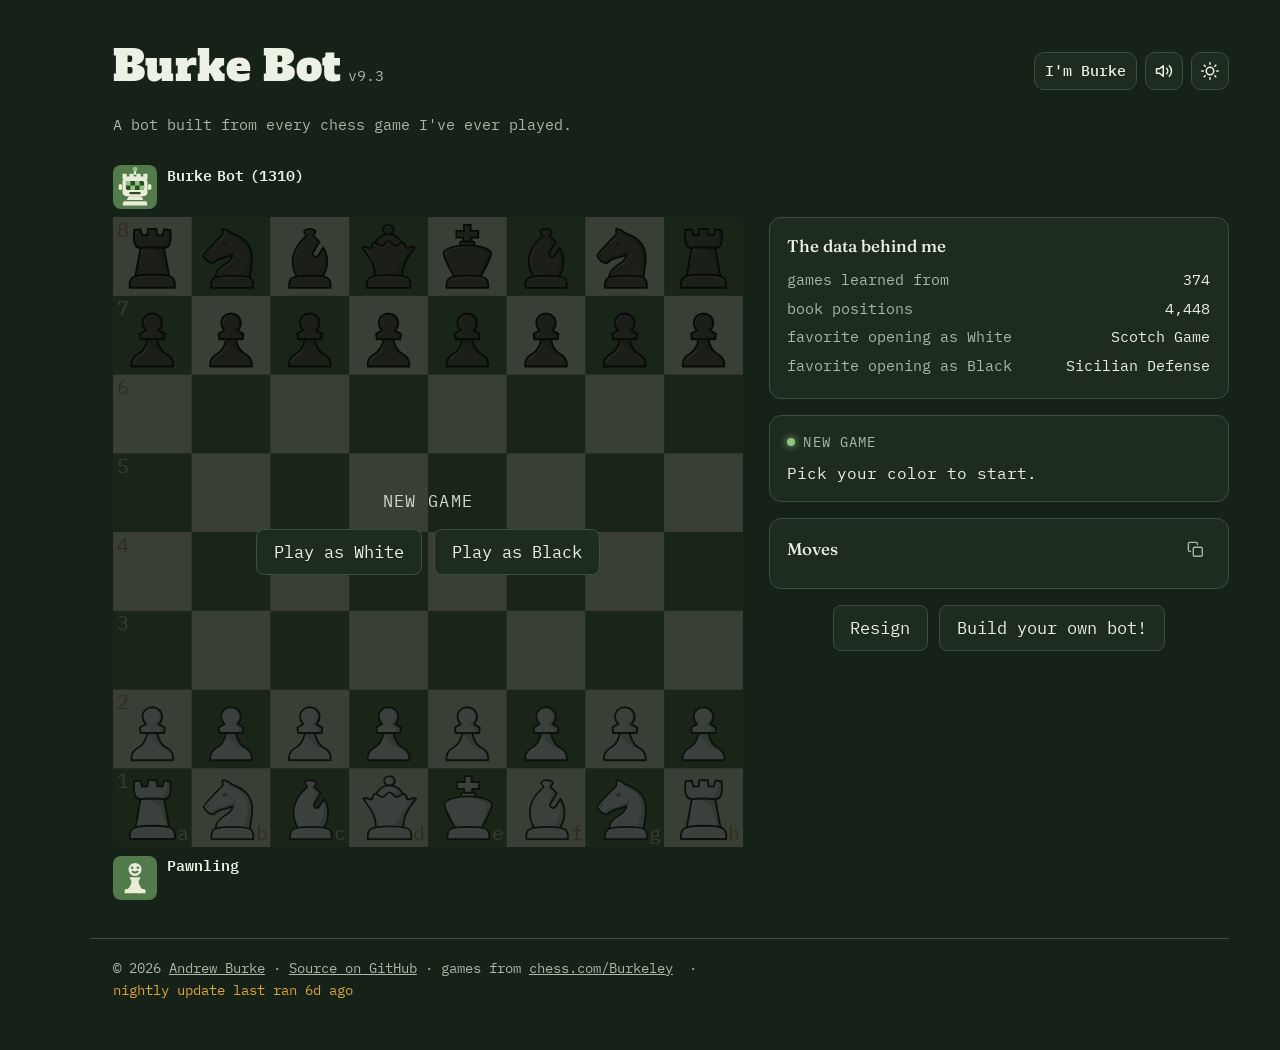
<file: docs/index.html>
<!DOCTYPE html>
<html lang="en">
<head>
  <meta charset="UTF-8">
  <meta name="viewport" content="width=device-width, initial-scale=1.0">
  <title>Burke Bot</title>
  <script>try{var t=localStorage.getItem('theme');if(t==='light')document.documentElement.setAttribute('data-theme','light')}catch(e){}</script>
  <script>
    // boot veil: hide the page until the layout settles (fonts swapping in,
    // the board svg inflating, stats filling) so it fades in as one unit.
    // app.js lifts it when ready; this timeout is the never-stuck fallback.
    document.documentElement.classList.add('booting');
    setTimeout(function () { document.documentElement.classList.remove('booting'); }, 3000);
  </script>
  <link rel="icon" href="data:image/svg+xml,<svg xmlns=%22http://www.w3.org/2000/svg%22 viewBox=%220 0 100 100%22><text y=%22.9em%22 font-size=%2290%22>&#9822;</text></svg>">
  <meta name="description" content="A chess bot built from every game Andrew Burke has ever played — it opens like him, attacks like him, and blunders like him.">
  <link rel="preconnect" href="https://fonts.googleapis.com">
  <link rel="preconnect" href="https://fonts.gstatic.com" crossorigin>
  <link href="https://fonts.googleapis.com/css2?family=Fraunces:opsz,wght@9..144,500;9..144,600&family=Alfa+Slab+One&family=IBM+Plex+Mono:wght@400;500&display=swap" rel="stylesheet">
  <link rel="stylesheet" href="vendor/cm-chessboard/assets/chessboard.css">
  <link rel="stylesheet" href="vendor/cm-chessboard/assets/extensions/markers/markers.css">
  <link rel="stylesheet" href="vendor/cm-chessboard/assets/extensions/promotion-dialog/promotion-dialog.css">
  <link rel="stylesheet" href="style.css?v=59">
</head>
<body>
  <div class="wrap">
    <header class="top">
      <h1 class="wordmark">Burke Bot<span class="version" id="model-version" hidden></span></h1>
      <div class="header-actions">
        <button type="button" class="login-btn" id="bb-login">login</button>
        <button type="button" class="theme-toggle" id="sound-toggle" aria-label="Mute sounds"></button>
        <button class="theme-toggle" aria-label="Switch to light mode"></button>
      </div>
      <p class="tagline">A bot built from every chess game I've ever played.</p>
    </header>


    <main class="layout">
      <section class="board-col">
        <div class="player" id="pl-top">
          <span class="avatar" id="av-top"></span>
          <span class="pinfo">
            <span class="pname" id="nm-top"></span>
            <span class="caps" id="cap-top"></span>
          </span>
        </div>
        <div class="board-wrap">
          <span class="eval-num" id="eval-num" hidden>0.0</span>
          <div class="eval-bar" id="eval-bar" title="engine evaluation (White's chances)" hidden>
            <div class="eval-fill" id="eval-fill"></div>
          </div>
          <div class="board" id="board"></div>
          <div class="board-overlay" id="pick">
            <p class="ov-kicker">new game</p>
            <div class="ov-buttons">
              <button id="pick-white" class="btn">Play as White</button>
              <button id="pick-black" class="btn">Play as Black</button>
            </div>
          </div>
          <div class="board-overlay" id="confirm" hidden>
            <p class="ov-kicker">are you sure?</p>
            <div class="ov-buttons">
              <button id="resign-no" class="btn">Back to the game</button>
              <button id="resign-yes" class="btn">Yes, resign</button>
            </div>
          </div>
          <div class="board-overlay" id="end" hidden>
            <p class="ov-title" id="end-title"></p>
            <p class="ov-line" id="end-line"></p>
            <button id="again" class="btn">Play again</button>
          </div>
        </div>
        <div class="player" id="pl-bot">
          <span class="avatar" id="av-bot"></span>
          <span class="pinfo">
            <span class="pname" id="nm-bot"></span>
            <span class="caps" id="cap-bot"></span>
          </span>
        </div>
      </section>

      <aside class="panel">
        <div class="status-card">
          <div class="status-head">
            <span class="dot" id="status-dot"></span>
            <span id="status-label">setting up</span>
          </div>
          <p class="status-line" id="status-line">Loading my games…</p>
        </div>

        <div class="moves-card">
          <div class="moves-head">
            <h2>Moves</h2>
            <button type="button" class="copy-btn" id="copy-moves"
                    aria-label="Copy the move list" title="Copy the move list"></button>
          </div>
          <ol class="movelist" id="movelist"></ol>
        </div>

        <div class="stats-card" id="stats-card">
          <h2>The data behind me</h2>
          <dl id="stats-list"></dl>
        </div>

        <div class="controls">
          <button id="resign-btn" class="btn" disabled>Resign</button>
          <a id="build-btn" class="btn" href="build-a-bot/">Build your own bot!</a>
        </div>
      </aside>
    </main>

    <footer>
      <div class="foot-rule"></div>
      <div class="foot-inner">&copy; 2026 <a href="https://aburke225.github.io">Andrew Burke</a> &middot; <a href="https://github.com/Aburke225/burke-bot">Source on GitHub</a> &middot; games from <a href="https://www.chess.com/member/Burkeley">chess.com/Burkeley</a><span class="heartbeat" id="heartbeat" hidden></span></div>
    </footer>
  </div>
  <script>
    // light/dark toggle, same protocol as my other sites: dark by default,
    // the override lives in localStorage. Sun while dark, moon while light.
    (function () {
      var root = document.documentElement;
      var btn = document.querySelector('.theme-toggle:not(#sound-toggle)');
      var SUN = '<svg viewBox="0 0 24 24" fill="none" stroke="currentColor" stroke-width="2" stroke-linecap="round" stroke-linejoin="round" aria-hidden="true"><circle cx="12" cy="12" r="5"/><line x1="12" y1="1" x2="12" y2="3"/><line x1="12" y1="21" x2="12" y2="23"/><line x1="4.22" y1="4.22" x2="5.64" y2="5.64"/><line x1="18.36" y1="18.36" x2="19.78" y2="19.78"/><line x1="1" y1="12" x2="3" y2="12"/><line x1="21" y1="12" x2="23" y2="12"/><line x1="4.22" y1="19.78" x2="5.64" y2="18.36"/><line x1="18.36" y1="5.64" x2="19.78" y2="4.22"/></svg>';
      var MOON = '<svg viewBox="0 0 24 24" fill="none" stroke="currentColor" stroke-width="2" stroke-linecap="round" stroke-linejoin="round" aria-hidden="true"><path d="M21 12.79A9 9 0 1 1 11.21 3 7 7 0 0 0 21 12.79z"/></svg>';
      function current() {
        return root.getAttribute('data-theme') === 'light' ? 'light' : 'dark';
      }
      function render() {
        var dark = current() === 'dark';
        btn.innerHTML = dark ? SUN : MOON;
        btn.setAttribute('aria-label', dark ? 'Switch to light mode' : 'Switch to dark mode');
        btn.title = dark ? 'Light mode' : 'Dark mode';
      }
      btn.addEventListener('click', function () {
        var next = current() === 'dark' ? 'light' : 'dark';
        try { localStorage.setItem('theme', next); } catch (e) {}
        if (next === 'light') root.setAttribute('data-theme', 'light');
        else root.removeAttribute('data-theme');
        render();
      });
      render();
    })();
  </script>
  <script type="module" src="app.js?v=79"></script>
</body>
</html>
</file>
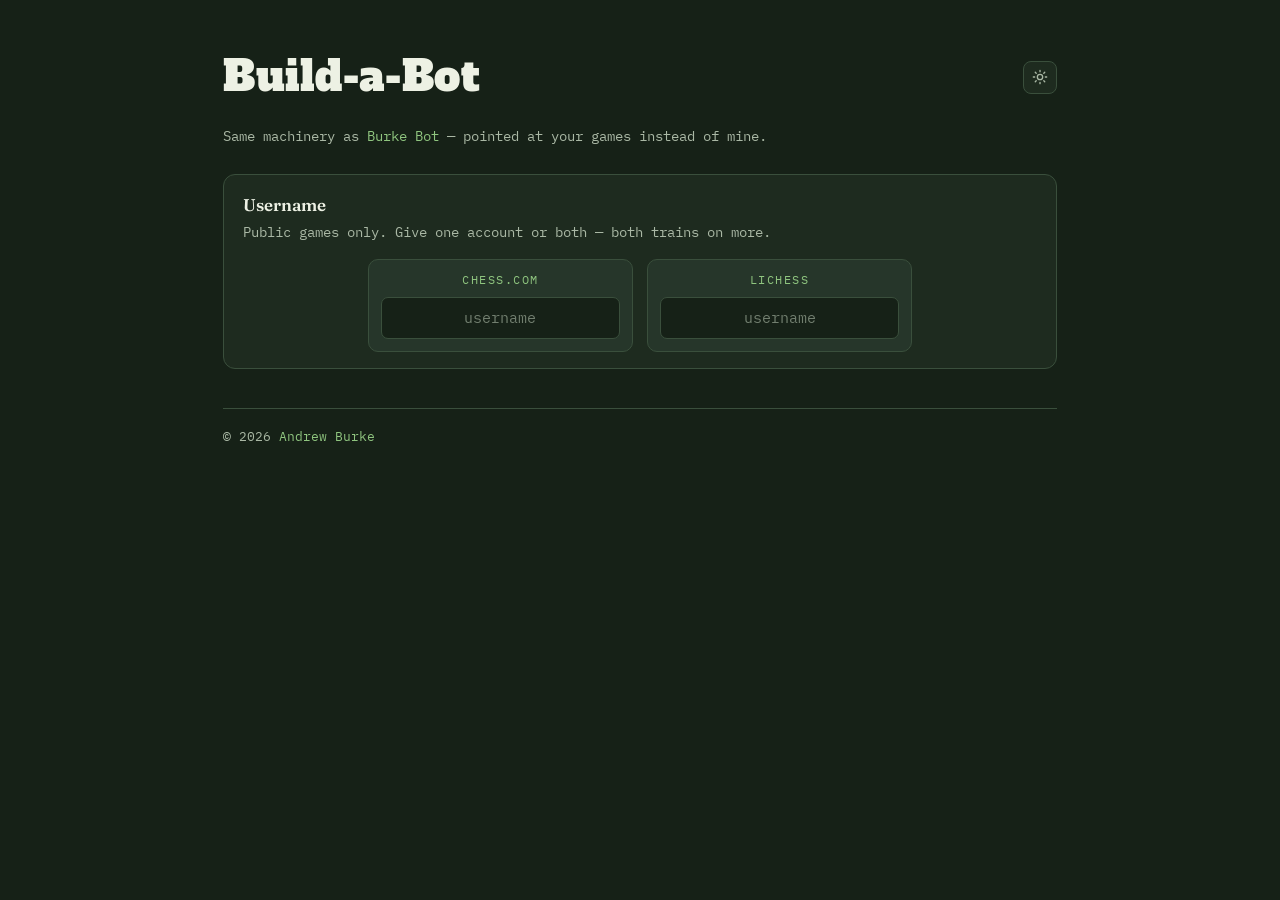
<file: docs/build-a-bot/index.html>
<!DOCTYPE html>
<html lang="en">
<head>
  <meta charset="UTF-8">
  <meta name="viewport" content="width=device-width, initial-scale=1.0">
  <title>Build-a-Bot</title>
  <script>
    // Boot veil, the same pattern the parent site uses: hide the page until the
    // layout settles (fonts swapping in, the board svg inflating) so it fades in
    // as one unit. build-a-bot.js lifts it; this timeout is the never-stuck fallback.
    // Deliberately NOT inside requestAnimationFrame - rAF does not fire in a
    // hidden tab, which once left the veil up for three seconds.
    document.documentElement.classList.add('booting');
    setTimeout(function () { document.documentElement.classList.remove('booting'); }, 3000);
  </script>
  <link rel="icon" href="data:image/svg+xml,<svg xmlns=%22http://www.w3.org/2000/svg%22 viewBox=%220 0 100 100%22><text y=%22.9em%22 font-size=%2290%22>&#9822;</text></svg>">
  <meta name="description" content="Build a chess bot that plays like you, from your own chess.com and lichess games. Runs entirely in your browser.">
  <link rel="preconnect" href="https://fonts.googleapis.com">
  <link rel="preconnect" href="https://fonts.gstatic.com" crossorigin>
  <link href="https://fonts.googleapis.com/css2?family=Fraunces:opsz,wght@9..144,500;9..144,600&family=Alfa+Slab+One&family=IBM+Plex+Mono:wght@400;500&display=swap" rel="stylesheet">
  <link rel="stylesheet" href="../vendor/cm-chessboard/assets/chessboard.css">
  <link rel="stylesheet" href="../vendor/cm-chessboard/assets/extensions/markers/markers.css">
  <link rel="stylesheet" href="../vendor/cm-chessboard/assets/extensions/promotion-dialog/promotion-dialog.css">
  <link rel="stylesheet" href="style.css?v=25">
</head>
<body>
  <div class="wrap">
    <header>
      <div class="header-actions">
        <button class="share-bot" type="button" id="share-bot">
          <svg viewBox="0 0 24 24" fill="none" stroke="currentColor" stroke-width="2" stroke-linecap="round" stroke-linejoin="round" aria-hidden="true"><rect x="9" y="9" width="13" height="13" rx="2" ry="2"/><path d="M5 15H4a2 2 0 0 1-2-2V4a2 2 0 0 1 2-2h9a2 2 0 0 1 2 2v1"/></svg>
          <span>Share this bot</span>
        </button>
        <button class="icon-btn" type="button" id="sound-toggle" aria-label="Mute sounds" title="Mute sounds"></button>
        <button class="icon-btn" type="button" id="theme-toggle" aria-label="Switch to light mode" title="Switch to light mode"></button>
      </div>
      <h1 class="wordmark">Build-a-Bot</h1>
      <p class="from">Same machinery as <a href="../">Burke&nbsp;Bot</a> &mdash; pointed at your games instead of mine.</p>
    </header>

    <!-- ============ SETUP ============ -->
    <section id="setup">
      <div class="card">
        <h2>Username</h2>
        <p class="sub">Public games only. Give one account or both &mdash; both trains on more.</p>
        <div class="accounts">
          <div class="acct">
            <label class="lbl" for="cc">chess.com</label>
            <div class="field">
              <input id="cc" type="text" placeholder="username" spellcheck="false" autocomplete="off" autocapitalize="off">
              <span class="ok" id="cc-ok" hidden>&#10003;</span>
            </div>
          </div>
          <div class="acct">
            <label class="lbl" for="li">lichess</label>
            <div class="field">
              <input id="li" type="text" placeholder="username" spellcheck="false" autocomplete="off" autocapitalize="off">
              <span class="ok" id="li-ok" hidden>&#10003;</span>
            </div>
          </div>
        </div>
        <p class="note" id="acct-msg" hidden></p>
      </div>

      <div class="card" id="card-speeds" hidden>
        <h2>Game types</h2>
        <p class="sub">Counts come straight from your profile, before anything downloads.</p>
        <div class="speeds" id="speeds"></div>
        <div class="toggles">
          <label class="tg"><input type="checkbox" id="rated"> Rated games only</label>
          <label class="tg" id="bots-wrap" hidden><input type="checkbox" id="bots"> Include games against bots</label>
        </div>
        <ul class="facts" id="speeds-msg" hidden></ul>

        <!-- chess.com only. lichess publishes its bot games through the API, so
             there the checkbox above already covers them; chess.com publishes
             none at all, and a file the player exports is the only way in. -->
        <div class="drop" id="drop-wrap" hidden>
          <input type="file" id="pgn" accept=".pgn,.txt,application/vnd.chess-pgn,application/x-chess-pgn,text/plain" multiple hidden>
          <p class="drop-line">
            <span>chess.com does not publish games against bots.</span>
            <span>Export them and upload the PGN here.</span>
          </p>
          <!-- Touch only. There is nothing to drag FROM on a phone, so without a
               button the box would be an instruction nobody can follow. It has no
               handler of its own: the click bubbles to the box, which opens the
               picker, so there is exactly one way in and no chance of opening it
               twice. -->
          <button class="btn" type="button" id="pgn-btn">Upload bot games</button>
        </div>
        <div class="upload-result" id="pgn-msg" hidden></div>
        <p class="note who-row" id="pgn-who" hidden></p>
      </div>

      <div class="card" id="card-count" hidden>
        <h2>Number of games</h2>
        <p class="sub">More games is a more personal bot and a longer wait.</p>
        <div id="slider-wrap">
          <div class="slider-head"><span class="readout" id="readout"></span></div>
          <input type="range" id="games" min="10" max="400" value="250" step="1"
                 aria-label="Number of games to learn from">
          <div class="ticks"><span>10</span><span id="tick-max">all</span></div>
        </div>
        <p class="note" id="count-msg" hidden></p>
        <div class="actions">
          <ul class="assure">
            <!-- Was "Nothing is uploaded", which stopped reading as reassurance
                 the moment a button on this same card said "Upload bot games".
                 The worry a person actually has when they hand over a file is
                 whether it is being kept, so the line answers that instead.
                 Checked rather than assumed: the only thing this page writes to
                 the browser is a sound on/off flag, and no games, username or
                 file contents are persisted or transmitted anywhere. -->
            <li>None of your data is saved</li>
            <li>Your games never leave this tab</li>
            <li>Everything runs on your machine</li>
          </ul>
          <button class="btn primary" type="button" id="build">Build my bot!</button>
        </div>
        <p class="note" id="mobile-note" hidden></p>
      </div>
    </section>

    <!-- ============ BUILDING ============ -->
    <section id="building" hidden>
      <div class="card">
        <div class="recap" id="recap-building"></div>
        <h2>Reading your games</h2>
        <p class="sub">Do not close this tab, but feel free to browse others.</p>
        <div class="bar"><span id="fill" style="width:0%"></span></div>
        <div class="prog"><span id="note"></span></div>
        <!-- Steps accumulate here: the one in flight sits at the bottom with
             the bar above it, and finished ones stay put with a tick. -->
        <ol class="steps" id="steps"></ol>
        <div class="build-actions">
          <button class="btn" type="button" id="cancel">Cancel</button>
        </div>
      </div>
    </section>

    <!-- ============ RESULT ============ -->
    <section id="result" hidden>
      <div class="card">
        <div class="recap" id="recap-result"></div>
        <h2 id="bot-name">Your Bot</h2>
        <p class="sub">Built from your games, playing on your machine.</p>
        <div class="stats">
          <div class="stat">
            <div class="k">Your bot rating</div>
            <div class="v" id="st-rating">&mdash;</div>
          </div>
          <div class="stat">
            <div class="k">Plays your move</div>
            <div class="v" id="st-top1">&mdash;</div>
            <div class="n">of the time</div>
          </div>
          <div class="stat">
            <div class="k">Favorite opening</div>
            <div class="v text" id="st-opening">&mdash;</div>
          </div>
        </div>
        <div class="actions" style="margin-top:0; justify-content:center">
          <button class="btn primary" type="button" id="play-it">Play it</button>
        </div>
      </div>

      <div class="card">
        <h2>Send it to someone</h2>
        <p class="sub">The whole bot is inside the link. Nothing is stored anywhere.</p>
        <div class="linkrow">
          <div class="linkbox"><span id="share-url"></span></div>
          <button class="copy-btn" type="button" id="copy-link"
                  aria-label="Copy the link" title="Copy the link"></button>
        </div>
      </div>
    </section>

    <!-- ============ THE BOARD ============ -->
    <section id="shared" hidden>
      <div class="card play-card">
        <div class="shared-top">
          <p class="eyebrow">Someone sent you their bot</p>
          <p class="from-shared" id="from-shared"></p>
        </div>

        <div class="player">
          <!-- filled by play.js with the same drawing Burke Bot uses, so the two
               boards show the same character. Empty to start rather than holding a
               placeholder that would flash a different icon first. -->
          <span class="avatar bot" id="av-top" aria-hidden="true"></span>
          <span class="pname" id="nm-top">&mdash;</span>
          <span class="caps" id="cap-top"></span>
        </div>

        <div class="board-wrap">
          <span class="eval-num" id="eval-num" hidden></span>
          <div class="eval-bar" id="eval-bar" hidden><div class="eval-fill" id="eval-fill"></div></div>
          <div class="board" id="board"></div>
          <div class="board-overlay" id="spick">
            <p class="ov-kicker">new game</p>
            <div class="ov-buttons">
              <button class="btn" type="button" id="pick-white">Play as White</button>
              <button class="btn" type="button" id="pick-black">Play as Black</button>
            </div>
          </div>
          <div class="board-overlay" id="sconfirm" hidden>
            <p class="ov-kicker">are you sure?</p>
            <div class="ov-buttons">
              <button class="btn" type="button" id="resign-no">Back to the game</button>
              <button class="btn" type="button" id="resign-yes">Yes, resign</button>
            </div>
          </div>
          <div class="board-overlay" id="send" hidden>
            <p class="ov-title" id="end-title"></p>
            <p class="ov-line" id="end-line"></p>
            <button class="btn" type="button" id="again">Play again</button>
          </div>
        </div>

        <div class="player">
          <span class="avatar human" id="av-bot" aria-hidden="true"></span>
          <span class="pname">Pawnling</span>
          <span class="caps" id="cap-bot"></span>
        </div>

        <div class="controls-row">
          <button class="btn" type="button" id="resign-btn">Resign</button>
        </div>
      </div>

      <div class="card promo">
        <p class="eyebrow">The original</p>
        <h2>Burke&nbsp;Bot</h2>
        <p class="sub">The bot this one is built from. Andrew Burke trained it on every chess game
          he has ever played &mdash; <b id="bb-games">&mdash;</b> games,
          <b id="bb-book">&mdash;</b> opening positions,
          <b id="bb-feats">&mdash;</b> measured habits.</p>
        <div class="actions" style="margin-top:.2rem; justify-content:center">
          <a class="btn primary" href="../">Play Burke Bot</a>
          <button class="btn" type="button" id="build-own">Build a bot yourself!</button>
        </div>
      </div>
    </section>

    <footer>
      <div class="foot-inner">&copy; 2026 <a href="https://aburke225.github.io">Andrew Burke</a></div>
    </footer>
  </div>

  <script type="module" src="build-a-bot.js?v=46"></script>
</body>
</html>
</file>
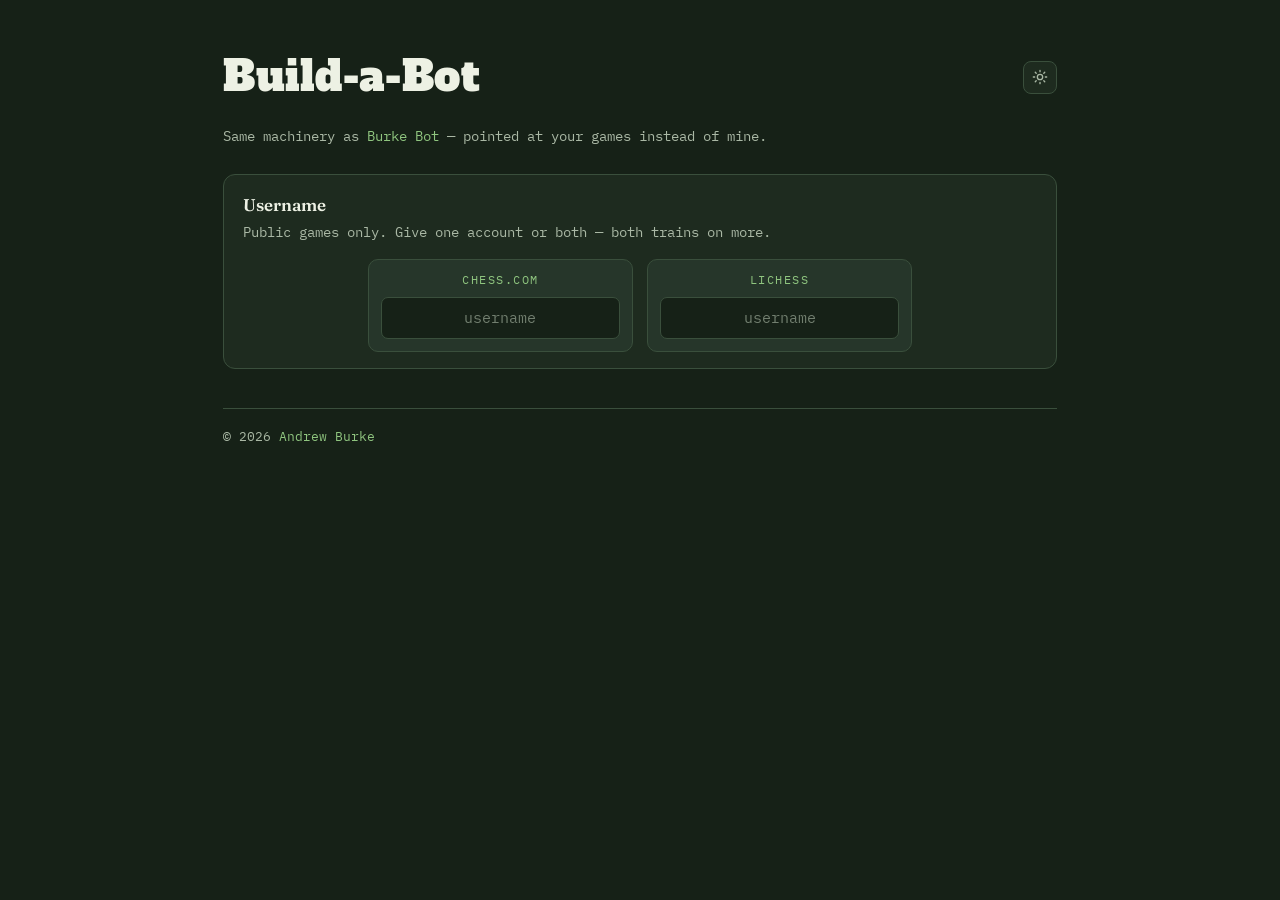
<file: docs/mirror/index.html>
<!doctype html>
<html lang="en">
<head>
<meta charset="utf-8">
<meta name="viewport" content="width=device-width, initial-scale=1">
<meta name="robots" content="noindex">
<title>Build-a-Bot</title>
<!--
  COMPATIBILITY SHIM - safe to delete once no old links are in circulation.

  This page was called Mirror Bot and lived at /mirror/. Every share link it
  ever produced carries the whole bot in its hash fragment, so a link that
  404s is a bot that no longer exists for whoever was sent it. This forwards
  to the new address with the fragment intact.

  It is the only remaining use of the old name, and it is deliberate.
-->
<style>
  body{margin:0;background:#162117;color:#edf1e4;font:14px "IBM Plex Mono",ui-monospace,Menlo,monospace;
       display:flex;min-height:100vh;align-items:center;justify-content:center;text-align:center;padding:1.25rem}
  a{color:#8fc57f}
</style>
</head>
<body>
<script>
  // search first, then hash - the fragment carries the packed bot and must
  // survive verbatim. replace() so Back does not bounce through this page.
  location.replace("../build-a-bot/" + location.search + location.hash)
</script>
<p>This moved to <a href="../build-a-bot/">Build-a-Bot</a>.</p>
</body>
</html>
</file>
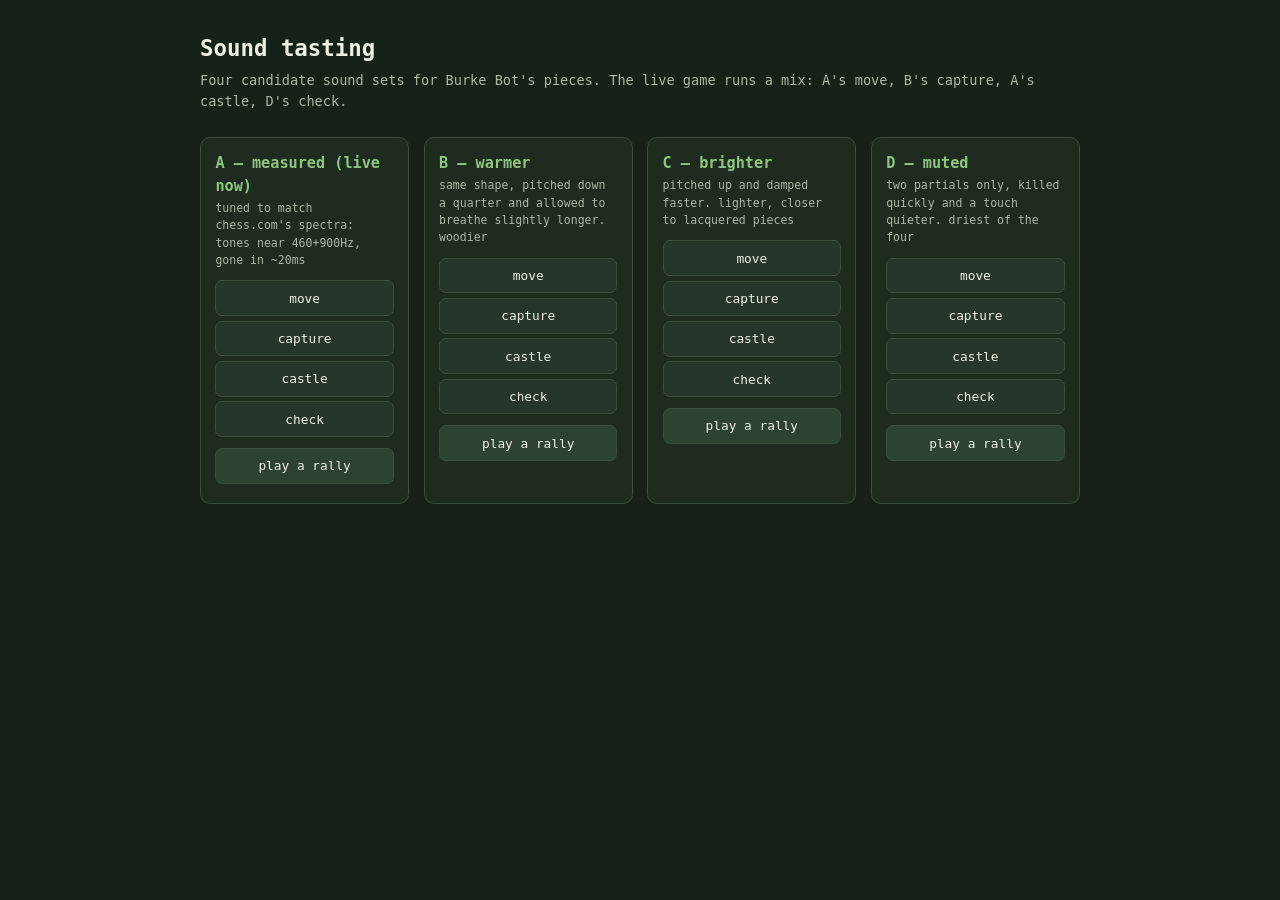
<file: docs/sounds.html>
<!DOCTYPE html>
<html lang="en">
<head>
<meta charset="UTF-8">
<meta name="viewport" content="width=device-width, initial-scale=1.0">
<title>Burke Bot — sound tasting</title>
<style>
  body { background: #162117; color: #edf1e4; font: 15px/1.5 "IBM Plex Mono", ui-monospace, monospace; margin: 0; padding: 2rem 1.2rem; }
  .wrap { max-width: 880px; margin: 0 auto; }
  h1 { font-size: 1.4rem; margin: 0 0 0.3rem; }
  p.sub { color: #aab8a5; margin: 0 0 1.6rem; font-size: 0.85rem; }
  .groups { display: grid; grid-template-columns: repeat(auto-fit, minmax(190px, 1fr)); gap: 0.9rem; }
  .group { background: #1e2b1f; border: 1px solid #3a4f3c; border-radius: 10px; padding: 0.9rem; }
  .group h2 { font-size: 0.95rem; margin: 0 0 0.15rem; color: #8fc57f; }
  .group p { font-size: 0.72rem; color: #aab8a5; margin: 0 0 0.7rem; min-height: 2.8em; }
  button { display: block; width: 100%; margin: 0.3rem 0; padding: 0.45rem 0.6rem; font: inherit; font-size: 0.8rem;
           background: #26362a; color: #edf1e4; border: 1px solid #3a4f3c; border-radius: 7px; cursor: pointer; }
  button:hover { border-color: #8fc57f; }
  button.rally { margin-top: 0.7rem; background: #2e4232; }
</style>
</head>
<body>
<div class="wrap">
  <h1>Sound tasting</h1>
  <p class="sub">Four candidate sound sets for Burke Bot's pieces. The live game runs a mix: A's move, B's capture, A's castle, D's check.</p>
  <div class="groups" id="groups"></div>
</div>
<script>
let ctx = null
const ac = () => ctx || (ctx = new (window.AudioContext || window.webkitAudioContext)())

function tock(freqs, weights, gain, when = 0, tau = 0.004, dur = 0.05) {
  const c = ac(), t = c.currentTime + when
  const len = Math.floor(c.sampleRate * dur)
  const attack = Math.max(1, Math.floor(c.sampleRate * 0.001))
  const buf = c.createBuffer(1, len, c.sampleRate)
  const d = buf.getChannelData(0)
  const wsum = weights.reduce((a, b) => a + b, 0)
  for (let i = 0; i < len; i++) {
    const ts = i / c.sampleRate
    const env = Math.min(1, i / attack) * Math.exp(-ts / tau)
    let v = 0
    for (let j = 0; j < freqs.length; j++) v += weights[j] * Math.sin(2 * Math.PI * freqs[j] * ts)
    d[i] = (v / wsum) * env
  }
  const s = c.createBufferSource(); s.buffer = buf
  const g = c.createGain(); g.gain.value = gain
  s.connect(g); g.connect(c.destination)
  s.start(t)
}

// each group scales the measured chess.com-like base (group A) a different way
function makeGroup(fMul, tMul, gMul, partials) {
  const F = a => a.slice(0, partials).map(x => Math.round(x * fMul))
  const W = a => a.slice(0, partials)
  return {
    move: (w = 0) => tock(F([460, 900, 1280]), W([0.75, 1, 0.4]), 0.5 * gMul, w, 0.004 * tMul),
    capture: (w = 0) => tock(F([630, 1250, 1470]), W([0.95, 1, 0.7]), 0.6 * gMul, w, 0.005 * tMul, 0.06),
    castle: (w = 0) => { tock(F([200, 420, 750]), W([1, 0.75, 0.6]), 0.5 * gMul, w, 0.005 * tMul, 0.06)
                         tock(F([230, 460, 780]), W([1, 0.75, 0.6]), 0.5 * gMul, w + 0.09, 0.005 * tMul, 0.06) },
    check: (w = 0) => tock(F([980, 1400, 2900]), W([1, 0.6, 0.45]), 0.55 * gMul, w, 0.006 * tMul, 0.07),
  }
}

const GROUPS = [
  ["A — measured (live now)", "tuned to match chess.com's spectra: tones near 460+900Hz, gone in ~20ms", makeGroup(1, 1, 1, 3)],
  ["B — warmer", "same shape, pitched down a quarter and allowed to breathe slightly longer. woodier", makeGroup(0.75, 1.3, 1.05, 3)],
  ["C — brighter", "pitched up and damped faster. lighter, closer to lacquered pieces", makeGroup(1.2, 0.85, 0.95, 3)],
  ["D — muted", "two partials only, killed quickly and a touch quieter. driest of the four", makeGroup(0.9, 0.7, 0.85, 2)],
]

const root = document.getElementById("groups")
for (const [title, desc, g] of GROUPS) {
  const div = document.createElement("div")
  div.className = "group"
  const h = document.createElement("h2"); h.textContent = title; div.appendChild(h)
  const p = document.createElement("p"); p.textContent = desc; div.appendChild(p)
  for (const kind of ["move", "capture", "castle", "check"]) {
    const b = document.createElement("button")
    b.textContent = kind
    b.addEventListener("click", () => { ac().resume(); g[kind]() })
    div.appendChild(b)
  }
  const rally = document.createElement("button")
  rally.className = "rally"
  rally.textContent = "play a rally"
  rally.addEventListener("click", () => {
    ac().resume()
    g.move(0); g.move(0.5); g.capture(1.0); g.move(1.5); g.castle(2.0); g.move(2.6); g.check(3.1)
  })
  div.appendChild(rally)
  root.appendChild(div)
}
</script>
</body>
</html>
</file>
<file: docs/vendor/cm-chessboard/assets/chessboard.css>
.cm-chessboard .board.input-enabled .square {
  cursor: pointer; }

.cm-chessboard .coordinates, .cm-chessboard .markers-layer, .cm-chessboard .pieces-layer, .cm-chessboard .markers-top-layer {
  pointer-events: none; }

.cm-chessboard-content .list-inline {
  padding-left: 0;
  list-style: none; }

.cm-chessboard-content .list-inline-item {
  display: inline-block; }
  .cm-chessboard-content .list-inline-item:not(:last-child) {
    margin-right: 1rem; }

.cm-chessboard-content .list-inline {
  padding-left: 0;
  list-style: none; }

.cm-chessboard-content .list-inline-item {
  display: inline-block; }
  .cm-chessboard-content .list-inline-item:not(:last-child) {
    margin-right: 1rem; }

.cm-chessboard-accessibility.visually-hidden {
  width: 1px;
  height: 1px;
  padding: 0;
  margin: -1px;
  overflow: hidden;
  clip: rect(0, 0, 0, 0);
  white-space: nowrap;
  border: 0; }

.cm-chessboard-accessibility button:disabled,
.cm-chessboard-accessibility button:disabled:hover {
  opacity: 0.5;
  cursor: not-allowed;
  pointer-events: none; }

.cm-chessboard.default .board .square.white {
  fill: #ecdab9; }

.cm-chessboard.default .board .square.black {
  fill: #c5a076; }

.cm-chessboard.default.border-type-thin .board .border {
  stroke: #c5a076;
  stroke-width: 0.7%;
  fill: #c5a076; }

.cm-chessboard.default.border-type-none .board .border {
  stroke: #c5a076;
  stroke-width: 0;
  fill: #c5a076; }

.cm-chessboard.default.border-type-frame .board .border {
  fill: #ecdab9;
  stroke: none; }

.cm-chessboard.default.border-type-frame .board .border-inner {
  fill: #c5a076;
  stroke: #c5a076;
  stroke-width: 0.7%; }

.cm-chessboard.default .coordinates {
  pointer-events: none;
  user-select: none; }
  .cm-chessboard.default .coordinates .coordinate {
    fill: #b5936d;
    font-size: 7px;
    cursor: default; }
    .cm-chessboard.default .coordinates .coordinate.black {
      fill: #eeddbf; }
    .cm-chessboard.default .coordinates .coordinate.white {
      fill: #b5936d; }

.cm-chessboard.default-contrast .board .square.white {
  fill: #ecdab9; }

.cm-chessboard.default-contrast .board .square.black {
  fill: #c5a076; }

.cm-chessboard.default-contrast.border-type-thin .board .border {
  stroke: #c5a076;
  stroke-width: 0.7%;
  fill: #c5a076; }

.cm-chessboard.default-contrast.border-type-none .board .border {
  stroke: #c5a076;
  stroke-width: 0;
  fill: #c5a076; }

.cm-chessboard.default-contrast.border-type-frame .board .border {
  fill: #ecdab9;
  stroke: none; }

.cm-chessboard.default-contrast.border-type-frame .board .border-inner {
  fill: #c5a076;
  stroke: #c5a076;
  stroke-width: 0.7%; }

.cm-chessboard.default-contrast .coordinates {
  pointer-events: none;
  user-select: none; }
  .cm-chessboard.default-contrast .coordinates .coordinate {
    fill: #b5936d;
    font-size: 7px;
    cursor: default; }
    .cm-chessboard.default-contrast .coordinates .coordinate.black {
      fill: #333; }
    .cm-chessboard.default-contrast .coordinates .coordinate.white {
      fill: #333; }

.cm-chessboard.green .board .square.white {
  fill: #E0DDCC; }

.cm-chessboard.green .board .square.black {
  fill: #4c946a; }

.cm-chessboard.green.border-type-thin .board .border {
  stroke: #4c946a;
  stroke-width: 0.7%;
  fill: #4c946a; }

.cm-chessboard.green.border-type-none .board .border {
  stroke: #4c946a;
  stroke-width: 0;
  fill: #4c946a; }

.cm-chessboard.green.border-type-frame .board .border {
  fill: #E0DDCC;
  stroke: none; }

.cm-chessboard.green.border-type-frame .board .border-inner {
  fill: #4c946a;
  stroke: #4c946a;
  stroke-width: 0.7%; }

.cm-chessboard.green .coordinates {
  pointer-events: none;
  user-select: none; }
  .cm-chessboard.green .coordinates .coordinate {
    fill: #468862;
    font-size: 7px;
    cursor: default; }
    .cm-chessboard.green .coordinates .coordinate.black {
      fill: #e2e0d0; }
    .cm-chessboard.green .coordinates .coordinate.white {
      fill: #468862; }

.cm-chessboard.blue .board .square.white {
  fill: #d8ecfb; }

.cm-chessboard.blue .board .square.black {
  fill: #86afcf; }

.cm-chessboard.blue.border-type-thin .board .border {
  stroke: #86afcf;
  stroke-width: 0.7%;
  fill: #86afcf; }

.cm-chessboard.blue.border-type-none .board .border {
  stroke: #86afcf;
  stroke-width: 0;
  fill: #86afcf; }

.cm-chessboard.blue.border-type-frame .board .border {
  fill: #d8ecfb;
  stroke: none; }

.cm-chessboard.blue.border-type-frame .board .border-inner {
  fill: #86afcf;
  stroke: #86afcf;
  stroke-width: 0.7%; }

.cm-chessboard.blue .coordinates {
  pointer-events: none;
  user-select: none; }
  .cm-chessboard.blue .coordinates .coordinate {
    fill: #7ba1be;
    font-size: 7px;
    cursor: default; }
    .cm-chessboard.blue .coordinates .coordinate.black {
      fill: #dbeefb; }
    .cm-chessboard.blue .coordinates .coordinate.white {
      fill: #7ba1be; }

.cm-chessboard.chess-club .board .square.white {
  fill: #E6D3B1; }

.cm-chessboard.chess-club .board .square.black {
  fill: #AF6B3F; }

.cm-chessboard.chess-club.border-type-thin .board .border {
  stroke: #692e2b;
  stroke-width: 0.7%;
  fill: #AF6B3F; }

.cm-chessboard.chess-club.border-type-none .board .border {
  stroke: #692e2b;
  stroke-width: 0;
  fill: #AF6B3F; }

.cm-chessboard.chess-club.border-type-frame .board .border {
  fill: #692e2b;
  stroke: none; }

.cm-chessboard.chess-club.border-type-frame .board .border-inner {
  fill: #AF6B3F;
  stroke: #692e2b;
  stroke-width: 0.7%; }

.cm-chessboard.chess-club .coordinates {
  pointer-events: none;
  user-select: none; }
  .cm-chessboard.chess-club .coordinates .coordinate {
    fill: #E6D3B1;
    font-size: 7px;
    cursor: default; }
    .cm-chessboard.chess-club .coordinates .coordinate.black {
      fill: #E6D3B1; }
    .cm-chessboard.chess-club .coordinates .coordinate.white {
      fill: #AF6B3F; }

.cm-chessboard.chessboard-js .board .square.white {
  fill: #f0d9b5; }

.cm-chessboard.chessboard-js .board .square.black {
  fill: #b58863; }

.cm-chessboard.chessboard-js.border-type-thin .board .border {
  stroke: #404040;
  stroke-width: 0.7%;
  fill: #b58863; }

.cm-chessboard.chessboard-js.border-type-none .board .border {
  stroke: #404040;
  stroke-width: 0;
  fill: #b58863; }

.cm-chessboard.chessboard-js.border-type-frame .board .border {
  fill: #f0d9b5;
  stroke: none; }

.cm-chessboard.chessboard-js.border-type-frame .board .border-inner {
  fill: #b58863;
  stroke: #404040;
  stroke-width: 0.7%; }

.cm-chessboard.chessboard-js .coordinates {
  pointer-events: none;
  user-select: none; }
  .cm-chessboard.chessboard-js .coordinates .coordinate {
    fill: #404040;
    font-size: 7px;
    cursor: default; }
    .cm-chessboard.chessboard-js .coordinates .coordinate.black {
      fill: #f0d9b5; }
    .cm-chessboard.chessboard-js .coordinates .coordinate.white {
      fill: #b58863; }

.cm-chessboard.black-and-white .board .square.white {
  fill: #ffffff; }

.cm-chessboard.black-and-white .board .square.black {
  fill: #9c9c9c; }

.cm-chessboard.black-and-white.border-type-thin .board .border {
  stroke: #9c9c9c;
  stroke-width: 0.7%;
  fill: #9c9c9c; }

.cm-chessboard.black-and-white.border-type-none .board .border {
  stroke: #9c9c9c;
  stroke-width: 0;
  fill: #9c9c9c; }

.cm-chessboard.black-and-white.border-type-frame .board .border {
  fill: #ffffff;
  stroke: none; }

.cm-chessboard.black-and-white.border-type-frame .board .border-inner {
  fill: #9c9c9c;
  stroke: #9c9c9c;
  stroke-width: 0.7%; }

.cm-chessboard.black-and-white .coordinates {
  pointer-events: none;
  user-select: none; }
  .cm-chessboard.black-and-white .coordinates .coordinate {
    fill: #909090;
    font-size: 7px;
    cursor: default; }
    .cm-chessboard.black-and-white .coordinates .coordinate.black {
      fill: white; }
    .cm-chessboard.black-and-white .coordinates .coordinate.white {
      fill: #909090; }

/* Keyboard focus indicator for accessibility */
.cm-chessboard .keyboard-focus-indicator .keyboard-focus {
  fill: none;
  stroke: #0066cc;
  stroke-width: 3px;
  pointer-events: none; }

.cm-chessboard .keyboard-focus-indicator .keyboard-from-square {
  fill: rgba(0, 102, 204, 0.3);
  stroke: #0066cc;
  stroke-width: 2px;
  pointer-events: none; }

/* High contrast focus indicator */
.cm-chessboard:focus {
  outline: 2px solid #0066cc;
  outline-offset: 2px; }

/*# sourceMappingURL=chessboard.css.map */
</file>
<file: docs/vendor/cm-chessboard/assets/extensions/markers/markers.css>
.cm-chessboard .markers {
  pointer-events: none;
}
.cm-chessboard .markers .marker.marker-frame {
  stroke: black;
  stroke-width: 1.8px;
  opacity: 0.5;
}
.cm-chessboard .markers .marker.marker-frame-primary, .cm-chessboard .markers .marker.marker-frame-info {
  stroke: blue;
  stroke-width: 1.8px;
  opacity: 0.4;
}
.cm-chessboard .markers .marker.marker-frame-danger {
  stroke: red;
  stroke-width: 1.8px;
  opacity: 0.4;
}
.cm-chessboard .markers .marker.marker-frame-warning {
  stroke: orange;
  stroke-width: 1.8px;
  opacity: 0.4;
}
.cm-chessboard .markers .marker.marker-circle {
  stroke: black;
  stroke-width: 3px;
  opacity: 0.3;
}
.cm-chessboard .markers .marker.marker-circle-primary {
  stroke: blue;
  stroke-width: 3px;
  opacity: 0.4;
}
.cm-chessboard .markers .marker.marker-circle-info {
  stroke: blue;
  stroke-width: 3px;
  opacity: 0.4;
}
.cm-chessboard .markers .marker.marker-circle-info-filled {
  stroke: blue;
  fill: blue;
  stroke-width: 3px;
  opacity: 0.4;
}
.cm-chessboard .markers .marker.marker-circle-danger {
  stroke: red;
  stroke-width: 3px;
  opacity: 0.4;
}
.cm-chessboard .markers .marker.marker-circle-danger-filled {
  stroke: red;
  fill: red;
  stroke-width: 3px;
  opacity: 0.4;
}
.cm-chessboard .markers .marker.marker-circle-warning {
  stroke: orange;
  stroke-width: 3px;
  opacity: 0.4;
}
.cm-chessboard .markers .marker.marker-circle-warning-filled {
  stroke: orange;
  fill: orange;
  stroke-width: 3px;
  opacity: 0.4;
}
.cm-chessboard .markers .marker.marker-circle-success {
  stroke: green;
  stroke-width: 3px;
  opacity: 0.4;
}
.cm-chessboard .markers .marker.marker-circle-success-filled {
  stroke: green;
  fill: green;
  stroke-width: 3px;
  opacity: 0.4;
}
.cm-chessboard .markers .marker.marker-square {
  fill: black;
  opacity: 0.11;
}
.cm-chessboard .markers .marker.marker-dot {
  fill: black;
  opacity: 0.2;
}
.cm-chessboard .markers .marker.marker-bevel {
  fill: black;
  opacity: 0.2;
}

/*# sourceMappingURL=markers.css.map */
</file>
<file: docs/vendor/cm-chessboard/assets/extensions/promotion-dialog/promotion-dialog.css>
svg.cm-chessboard .promotion-dialog-group rect, svg.cm-chessboard .promotion-dialog-group g[data-piece] {
  animation: fade-in 0.25s ease-in;
}
svg.cm-chessboard .promotion-dialog-group .promotion-dialog {
  fill: white;
  fill-opacity: 0.7;
  stroke: rgba(0, 0, 0, 0.4);
}
svg.cm-chessboard .promotion-dialog-group .promotion-dialog-button-group {
  outline: none;
}
svg.cm-chessboard .promotion-dialog-group .promotion-dialog-button-group:focus .promotion-dialog-button {
  stroke: rgba(0, 0, 0, 0.3);
  stroke-width: 1px;
}
svg.cm-chessboard .promotion-dialog-group .promotion-dialog-button {
  fill: transparent;
  cursor: pointer;
  outline: none;
}
svg.cm-chessboard .promotion-dialog-group .promotion-dialog-button:hover {
  fill: rgba(0, 0, 0, 0.2);
}
svg.cm-chessboard .promotion-dialog-group .piece {
  pointer-events: none;
}

@keyframes fade-in {
  0% {
    opacity: 0;
  }
  100% {
    opacity: 1;
  }
}

/*# sourceMappingURL=promotion-dialog.css.map */
</file>
<file: docs/style.css>
/* Burke Bot — tournament green: the club vinyl board.
   Dark by default; light theme via [data-theme="light"] (toggle, top right). */

:root {
  --bg: #162117;
  --surface: #1e2b1f;
  --surface-2: #26362a;
  --border: #3a4f3c;
  --ink: #edf1e4;
  --ink-2: #aab8a5;
  --accent: #8fc57f;
  --accent-rgb: 143, 197, 127;   /* same colour, for translucent washes */
  /* Outlines for the captured glyphs. The sprite hard-codes fill and stroke on
     each piece group, so they cannot be restyled by inheritance - these are
     painted as stacked drop-shadows instead. Each edge contrasts with its own
     PIECE rather than with the page, so a black piece stays crisp on the dark
     ground and a white one stays crisp on the light. */
  --accent-dim: #527a4b;
  --sq-light: #e9ecd6;
  --sq-dark: #527a4b;
  --good: #4ade80;
  --bad: #f87171;
  --bad-rgb: 248, 113, 113;
  color-scheme: dark;
}
:root[data-theme="light"] {
  --bg: #f0f2e4;
  --surface: #fafbf2;
  --surface-2: #e7ecd8;
  --border: #c6d1b2;
  --ink: #1e2a1d;
  --ink-2: #55684f;
  --accent: #3f5e3a;
  --accent-rgb: 63, 94, 58;
  --accent-dim: #527a4b;
  color-scheme: light;
}

* { box-sizing: border-box; }

/* On a desktop the type scales with the window exactly as the board does, so
   the whole page keeps one set of proportions. A 1440x900 laptop is the
   reference: 900 * 0.01778 = 16px, the browser default, so that view is
   unchanged. The board is height-bound on a tall window but width-bound on a
   narrow one (it is capped at 66% of the row), so the type tracks whichever
   is binding - hence the min() of a vh and a vw term. Everything sized in rem
   follows automatically. Phones are left out on purpose - a stacked layout
   wants normal, readable text. */
@media (min-width: 861px) {
  html { font-size: clamp(13px, min(1.78vh, 1.36vw), 24px); }
}

body {
  margin: 0;
  background: var(--bg);
  color: var(--ink);
  font-family: "IBM Plex Mono", ui-monospace, monospace;
  font-size: 0.9375rem;
  line-height: 1.55;
  -webkit-font-smoothing: antialiased;
}

.wrap {
  max-width: min(1720px, 95vw); margin: 0 auto; padding: 2.2rem 1.2rem 3rem;
  position: relative; opacity: 1; transition: opacity 0.18s ease;
  /* + the eval gutter, which is part of the board column but not part of the
     board, so the BOARD itself lands at lichess's 76-80% of viewport height */
  /* 68.88vh, not 74vh: the page needed a constant 105.11% of the window height
     (measured identical at 800 and 900 tall, because the root font is itself
     1.78vh so the chrome grows at the same rate the board does). Taking the
     whole 5.11% off the board lands the Pawnling row on the fold, so nothing
     between the top of the page and the bottom of that row needs scrolling. */
  --board-max: clamp(360px, calc(68.88vh + 4.5rem), 1200px);
  --eval-w: 3.85rem;  /* 2.1rem number + bar + gaps, all in rem so it scales */
  --player-h: 2.75rem;    /* avatar box = the two text lines beside it */
  --player-gap: 0.5rem;
  --eval-bar-x: 2.41rem;  /* where the bar starts; the footer rule lines up with it */
}
/* boot veil: index.html adds .booting before first paint; app.js removes it
   once fonts + board + stats have settled, so the page fades in as one unit */
.booting .wrap { opacity: 0; transition: none; }

.header-actions {
  grid-column: 2;
  grid-row: 1;
  justify-self: end;
  align-self: center;
  display: flex;
  align-items: center;
  gap: 0.5rem;
}
.login-btn {
  font: inherit;
  /* Bigger and heavier so the label carries the same visual weight as the two
     icon buttons beside it, whose strokes are far heavier than 0.85rem/400 was.
     500, not 600: the page loads IBM Plex Mono at 400 and 500 only, so 600 here
     was Chrome emboldening the 400 outline itself - 500 is both a step lighter
     and a weight the typeface actually draws.
     The padding pays for the extra width exactly: the label is monospace, so it
     costs 5.4rem per em of font-size (9 chars x 0.6 advance) and weight adds
     nothing, which makes the button 2px + 2*pad + 5.4*size wide. Holding that
     at its old 6.39rem + 2px means pad = (6.39 - 5.4*0.95)/2 = 0.63rem, so the
     box is unchanged at every root size - both terms are rem. */
  font-size: 0.95rem;
  font-weight: 500;
  height: 38px;
  padding: 0 0.63rem;
  border-radius: 10px;
  border: 1px solid var(--border);
  background: var(--surface);
  color: var(--ink);
  cursor: pointer;
  transition: border-color 0.15s, color 0.15s, background 0.15s, transform 0.1s;
}
.theme-toggle {
  width: 38px;
  height: 38px;
  border-radius: 10px;
  border: 1px solid var(--border);
  background: var(--surface);
  color: var(--ink);
  cursor: pointer;
  display: flex;
  align-items: center;
  justify-content: center;
  transition: border-color 0.15s, background 0.15s, transform 0.1s;
}
.theme-toggle svg { width: 18px; height: 18px; }
/* the header trio hovers exactly like Resign does - green edge, lifted,
   surface-2 behind - so every button on the page behaves the same way */
.login-btn:hover, .theme-toggle:hover {
  border-color: var(--accent);
  background: var(--surface-2);
  transform: translateY(-1px);
}

.top { margin-bottom: 1.8rem; row-gap: 0.4rem; }
.wordmark {
  font-family: "Alfa Slab One", Georgia, serif;
  font-weight: 400;
  font-size: clamp(1.9rem, 4.6vw, 2.6rem);
  margin: 0 0 0.4rem;
  letter-spacing: 0.01em;
}
/* the model version, small and quiet beside the wordmark - it is a build
   stamp, not part of the name, so it uses the body face rather than the slab */
.wordmark .version {
  font-family: "IBM Plex Mono", ui-monospace, monospace;
  /* rem, not em: this should read at the same size as the tagline below it
     rather than tracking the wordmark's much larger type */
  font-size: 0.9375rem;
  font-weight: 400;
  /* sits on the wordmark's own baseline, so the bottoms of the two line up */
  vertical-align: baseline;
  margin-left: 0.4rem;
  letter-spacing: 0;
  color: var(--ink-2);
}
.tagline { color: var(--ink-2); margin: 0; max-width: 46rem; }

/* the board grows with the WINDOW, the way chess.com and lichess both do.
   Measured on their analysis boards: lichess runs 608px at a 800px-tall
   viewport, 848 at 1080 and 1152 at 1440 (a steady 76-80% of height);
   chess.com 664 / 944 / 1304 (83-91%). Both track viewport HEIGHT, not
   width, because a board taller than the window is useless - and both
   centre a bounded block rather than stretching to fill an ultrawide.
   The floor keeps the 560px size the site used to have on a laptop. */
/* the header, the board row and the footer all share ONE column template, so
   the wordmark, the tagline and the footer line up with the board's left edge
   rather than with the page - which on a wide window are far apart, because
   the grid is centred inside a much wider .wrap */
.top, .layout, footer {
  display: grid;
  /* the board column takes its height-derived size but never more than 66% of
     the row, so on a narrow desktop the panel cannot squeeze it: with two
     minmax tracks, grid grows both equally and the board (min 0) loses */
  grid-template-columns: min(var(--board-max), 64%) minmax(17rem, 30rem);
  justify-content: center;
  column-gap: 1.6rem;
}
.layout { row-gap: 1.6rem; align-items: start; }

/* everything that must line up with the board's left edge carries the eval
   gutter as padding, because the gutter lives inside the board column but is
   not part of the board itself */
.wordmark, .tagline, .foot-inner { grid-column: 1; padding-left: var(--eval-w); }

.board { width: 100%; aspect-ratio: 1 / 1; } /* reserve the square before the svg exists */
/* THE BOARD MAY NOT EXCEED ITS OWN BOX. cm-chessboard builds an unclassed
   container div inside #board and sets its width in an inline style, from
   `context.clientWidth` - and clientWidth is an INTEGER, rounded from the true
   fractional width. At most window sizes the board column is fractional
   (493.56px, say), so the library writes 494px and the board renders half a
   pixel wider than the box the overlay covers. The overlay is pinned to that
   box (right: 0), so the surplus is an unshaded sliver down the RIGHT edge
   only - the left edge is pinned explicitly and cannot drift.
   The selector is the CONTAINER, not `.cm-chessboard`: that class is on the
   svg INSIDE this div, so clamping it to 100% only ever measured against the
   oversized div and changed nothing. Measured: 238 of 492 widths showed a
   sliver before, 0 after.
   Whether that half pixel lands on a device pixel depends on the window width
   and the display's DPR, which is why it is invisible on one machine and
   obvious on the next. Sampling widths could never prove this fixed; the clamp
   makes the overshoot impossible at every width instead. Both axes, because
   the height is derived from the same rounded integer. */
.board > div { max-width: 100%; max-height: 100%; }

/* One row, centred on whatever it sits under: the moves card on a desktop
   (where app.js parks it in .panel) and the board on a stacked layout (where
   app.js parks it in .board-col). In both cases the row's own box already
   spans exactly that element's width - measured, identical to the pixel - so
   centring the flex line is all the centring this needs. */
.controls { display: flex; flex-wrap: wrap; gap: 0.7rem; justify-content: center; }
/* nowrap on the LABEL is what makes the row behave. Without it flex has a free
   hand to squeeze a button below its text and let "Build your own bot!" run to
   two or three lines inside a shrunken box; with it the button cannot go under
   its text, so when the pair genuinely will not fit the ROW wraps instead and
   the two buttons stack, still centred. Two clean rows beat one mangled one.
   Nothing wraps at any width a person is likely to use - see the two narrow
   bands noted below. */
.controls .btn { white-space: nowrap; }
/* The Build-a-Bot entry point. It navigates, so it is an anchor rather than a
   button, which means it needs the box .btn otherwise gets for free. */
#build-btn { display: inline-flex; align-items: center; text-decoration: none; }
.btn {
  font: inherit;
  font-size: 1.06rem;
  padding: 0.55rem 1.05rem;
  border-radius: 8px;
  border: 1px solid var(--border);
  background: var(--surface);
  color: var(--ink);
  cursor: pointer;
  transition: border-color 0.15s, background 0.15s, transform 0.1s;
}
.btn:hover { border-color: var(--accent); background: var(--surface-2); transform: translateY(-1px); }
.btn.active { border-color: var(--accent); color: var(--accent); }

.panel { display: flex; flex-direction: column; gap: 1rem; }
/* The board now sits below a player row, so the panel drops by exactly that
   row's height to put "The data behind me" level with the board's top edge. */
@media (min-width: 861px) {
  .panel { margin-top: calc(var(--player-h) + var(--player-gap)); }
}
/* desktop reading order down the right-hand column (mobile keeps the original
   order below - the stacked layout is deliberately left alone) */
.stats-card  { order: 1; }
.status-card { order: 2; }
.moves-card  { order: 3; }
.controls    { order: 4; }

.status-card, .moves-card, .stats-card {
  background: var(--surface);
  border: 1px solid var(--border);
  border-radius: 12px;
  padding: 0.95rem 1.1rem;
}

.status-head {
  display: flex;
  align-items: center;
  gap: 0.5rem;
  /* "from my games" / "on my own": halfway between the old 0.75rem label and
     matching the line below at 1.02rem - matching it read too heavy */
  font-size: 0.885rem;
  text-transform: uppercase;
  letter-spacing: 0.08em;
  color: var(--ink-2);
  margin-bottom: 0.45rem;
}
.dot {
  width: 8px; height: 8px; border-radius: 50%;
  background: var(--ink-2);
  flex: none;
}
.dot.book { background: var(--accent); box-shadow: 0 0 8px var(--accent); }
.dot.engine { background: #60a5fa; box-shadow: 0 0 8px rgba(96, 165, 250, 0.6); }
.dot.over { background: var(--ink-2); }
.dot.thinking { background: var(--accent); animation: pulse 1s ease-in-out infinite; }
@keyframes pulse { 50% { opacity: 0.3; } }

.status-line { margin: 0; font-size: 1.02rem; }

.moves-head { display: flex; align-items: center; justify-content: space-between; gap: 0.6rem; }
.moves-head h2 { margin-bottom: 0; }
.copy-btn {
  flex: none;
  width: 1.7rem; height: 1.7rem;
  margin-bottom: 0.55rem;   /* sit on the same line the heading already claims */
  /* A <button> carries 6px of UA horizontal padding by default. Left in, it
     cuts the content box to 15.8px, and since an svg flex item defaults to
     flex-shrink:1 the icon was squeezed on the WIDTH only - painting a
     non-square 15.80 x 16.66 - while silently ignoring any width we set. */
  padding: 0;
  display: flex; align-items: center; justify-content: center;
  border: 1px solid transparent;
  border-radius: 7px;
  background: none;
  color: var(--ink-2);
  cursor: pointer;
  transition: color 0.15s, border-color 0.15s, background 0.15s, box-shadow 0.15s;
}
.copy-btn svg { flex: none; width: 0.95rem; height: 0.95rem; }
/* The tick needs a bigger box than the clipboard at EVERY width. Both sit in a
   24x24 viewBox, but the clipboard's ink spans 20 of those 24 units in both
   directions while the tick's polyline spans 16 wide and only 11 tall - so at
   equal box sizes the tick paints 55% of the clipboard's height and reads as
   undersized. 1.327x is the factor that brings it to ~73%, matching what the
   desktop block does with its own larger pair. Base rule rather than a mobile
   media query so the 521-860px range is covered too. */
.copy-btn.done svg { width: 1.15rem; height: 1.15rem; }
/* The confirmation lights the button up from the INSIDE: a wash of the accent
   clipped to the padding box and a ring drawn just within the border, so the
   button's outer edge never moves the way a border-colour change makes it
   appear to. The highlight eats into the usable interior, so the tick steps
   down 1.38 -> 1.26rem on desktop (and 1.26 -> 1.15 here) to pay for it. */
.copy-btn.done {
  /* The button already reserves 1px for a transparent border, so colouring
     THAT puts the ring exactly on the perimeter it already has - nothing grows
     inward or outward. The wash is clipped to the padding box so it stops
     cleanly against the line rather than bleeding under it. */
  color: var(--accent);
  background: rgba(var(--accent-rgb), 0.15);
  background-clip: padding-box;
  border-color: var(--accent);
  /* Full strength immediately: only the tick's stroke should be moving, so the
     green and the wash must not fade up underneath it. */
  transition: none;
}
/* A copy the browser refused must not look like a button that does nothing. */
.copy-btn.fail {
  color: var(--bad);
  border-color: var(--bad);
  background: rgba(var(--bad-rgb), 0.14);
  background-clip: padding-box;
  transition: none;
}
/* The tick draws itself on, short tail first, the way it is written by hand -
   which is why the polyline in app.js is defined bottom-left to top-right.
   pathLength normalises the geometry to 100 so the dash maths is exact and
   survives any future change to the points. */
@keyframes tick-write { from { stroke-dashoffset: 100; } }
.copy-btn.done svg polyline {
  stroke-dasharray: 100;
  /* The RESTING state is fully drawn and the animation runs away from it, so a
     browser that never runs it still shows a tick. The obvious spelling -
     from 100 to 0 with fill-mode both - holds the pre-animation value instead,
     which is an invisible tick: a confirmation that silently shows nothing is
     worse than one that simply does not animate. */
  stroke-dashoffset: 0;
  animation: tick-write 260ms cubic-bezier(.65, 0, .35, 1);
}
@media (prefers-reduced-motion: reduce) {
  .copy-btn.done svg polyline { animation: none; }
}
/* The confirmation must beat hover, and your cursor is ALWAYS on the button
   right after clicking it. Both rules are two classes' worth of specificity, so
   whichever sits later in the file wins - which made this depend on edit order
   rather than intent. Excluding the states from the hover rule settles it for
   good: hover simply does not apply while the button is confirming. */
.copy-btn:not(.done):not(.fail):hover {
  color: var(--ink); border-color: var(--border); background: var(--surface-2);
}
/* a quiet pulse in the footer: if the nightly job stops running, nothing else
   on the page would ever say so */
/* only ever visible when the nightly job has gone quiet - see app.js */
.heartbeat { margin-left: 0.5rem; }
.heartbeat.stale { color: #d9a441; }

.moves-card h2, .stats-card h2 {
  font-family: "Fraunces", serif;
  font-weight: 500;
  /* card titles and the Resign button all read at one size */
  font-size: 1.06rem;
  margin: 0 0 0.55rem;
}

.movelist {
  margin: 0; padding: 0;
  list-style: none;
  display: grid;
  grid-template-columns: repeat(2, minmax(0, 1fr));
  column-gap: 1.4rem;
  align-content: start;
  font-size: 0.97rem;
  overflow-y: auto;
  color: var(--ink-2);
  /* app.js measures the real space and writes this; the fallback matters only
     for the moment before the first measurement, and on single-column layouts */
  max-height: var(--movelist-max, 240px);
}
.movelist li { padding: 0.06rem 0; display: flex; gap: 0.4rem; align-items: baseline; }
.movelist .n { min-width: 2.2em; text-align: right; opacity: 0.75; }
.movelist .w, .movelist .b { color: var(--ink); display: inline-block; min-width: 3.2em; }

.stats-card dl { margin: 0; font-size: 0.96rem; }
.stats-card dt { color: var(--ink-2); float: left; clear: left; margin-right: 0.6rem; }
.stats-card dd { margin: 0 0 0.3rem 0; text-align: right; }
.stats-card dd .g { color: var(--accent); }

footer {
  margin-top: 2.4rem;
  color: var(--ink-2);
  font-size: 0.9rem;
}
.foot-rule { grid-column: 1 / -1; margin-left: var(--eval-bar-x); border-top: 1px solid var(--border); }
.foot-inner { padding-top: 1.1rem; }
footer a { color: var(--ink-2); }

.bb-me-input {
  font: inherit;
  font-size: 0.85rem;
  height: 38px;
  background: var(--surface);
  border: 1px solid var(--border);
  color: var(--ink);
  border-radius: 10px;
  padding: 0 0.7rem;
  /* snug around the longest placeholder ("you are not Burke", 17 chars) plus
     the padding and the caret indent below - any wider leaves dead space */
  width: 21ch;
}

/* Halfway back. The caret blinks at the field's text origin, and at 0 it sat
   on the "p" of "password"; 0.4em cleared it but pushed the hint noticeably off
   the left edge, so 0.2em keeps the caret clear without the gap reading as
   indentation. */
.bb-me-input::placeholder { text-indent: 0.2em; }
/* The UA focus ring is blue, which belongs to no part of this palette. Replaced
   rather than removed - dropping outline without putting something back would
   leave the field with no focus indicator at all. */
/* An outward box-shadow spreads BEYOND the element, so the ring floated outside
   the field's edge. Colouring the border the field already reserves and adding
   an inset shadow just within it keeps the whole ring on the perimeter - the
   same fix the copy button needed. */
.bb-me-input:focus {
  outline: none;
  border-color: var(--accent);
  box-shadow: inset 0 0 0 1px var(--accent);
}
/* a rejected password says so in the border as well as the placeholder */
.bb-me-input.bad,
.bb-me-input.bad:focus {
  border-color: var(--bad);
  box-shadow: inset 0 0 0 1px var(--bad);
}
.bb-me-input.bad::placeholder { color: var(--bad); }

/* overlays: pick a color to start; the end screen when it's over */
/* ---- the two players, above and below the board ------------------------
   Both rows carry the same left padding as the board itself, so the avatar's
   edge lines up with the a-file rather than with the eval gutter. The captured
   pieces reuse the board's OWN sprite through <use> - cm-chessboard caches it
   into the document, so the glyphs are the same artwork as the pieces on the
   board and cost no extra bytes or requests. */
/* The avatar is as tall as the two text lines beside it, so --player-h is the
   row's height and the panel opposite borrows it to line its first card up
   with the top of the board. */
.player {
  /* Bottom-anchored, not centred. The text column runs a shade taller than the
     avatar - the +N badge's line box is 16.95px against the glyph's 15.72px -
     and centring split that difference so the captures hung ~0.5px below the
     icon. Aligning to the end pins the captures' bottom edge to the icon's
     whatever the line-heights work out to. */
  display: flex; align-items: flex-end; gap: 0.6rem;
  padding-left: var(--eval-w);
  min-height: var(--player-h);
}
.player[hidden] { display: none; }   /* a display rule would otherwise beat [hidden] */
#pl-top { margin-bottom: var(--player-gap); }
#pl-bot { margin-top: var(--player-gap); }
.pinfo { display: flex; flex-direction: column; justify-content: center; gap: 0.15rem; min-width: 0; }
.avatar {
  flex: none; width: var(--player-h); height: var(--player-h);
  border-radius: 8px; overflow: hidden;
  display: flex; align-items: center; justify-content: center;
  /* no border: both avatars set it to their own background colour anyway, so it
     only shrank the drawing by a pixel a side and added a compositing edge */
  background: var(--sq-dark); border: 0;
}
.avatar svg { width: 100%; height: 100%; display: block; shape-rendering: geometricPrecision; }
/* The bot wears a piece; the challenger wears a person. Two different KINDS of
   thing, so they are never mistaken for each other at a glance. */

.pname {
  font-size: 0.92rem; font-weight: 600; color: var(--ink); white-space: nowrap;
  /* the body face is monospace, so a plain space between "Burke" and "Bot" is a
     full character wide and reads as a gap */
  word-spacing: -0.22em;
}
/* Reserved height even when empty: the first capture must not shove the board
   down the page mid-game. */
/* the glyphs sit on the row's bottom edge too, so the pieces themselves line up
   with the icon rather than floating inside a taller line box */
.caps { display: flex; align-items: flex-end; gap: 0.3rem; min-height: 1.2rem; flex-wrap: wrap; }
/* same-type pieces tuck into each other, and each group stands apart */
.cap-group { display: flex; align-items: center; }
.cap-group svg { width: 1.15rem; height: 1.15rem; display: block; }
.cap-group svg + svg { margin-left: -0.56rem; }
/* The outline is a DILATE, not four drop-shadows. CSS filters run in sequence,
   so each drop-shadow offsets the previous result - its own shadow included -
   and the four compounded into a lopsided smear with the piece off-centre in
   it. feMorphology grows the alpha equally in every direction instead, so the
   piece sits concentric in its ring. */
/* The outline was an feMorphology dilate, which is what made it grainy:
   morphology operates on the alpha channel, and dilating a channel that is
   already anti-aliased quantises those partial edge pixels into chunky steps.
   Stacked drop-shadows at ZERO offset give the same ring without that - each
   pass is a Gaussian on the alpha, so the edge stays smooth, and with no offset
   there is no direction for the four-shadow version's lopsidedness to come
   from. CSS filter functions also work in sRGB already, so the painted colour
   equals --ink-2 with no colour-space correction needed. Both piece colours now
   take the same grey, so one rule covers them. */
.cap-group svg {
  filter: drop-shadow(0 0 .5px var(--ink-2))
          drop-shadow(0 0 .5px var(--ink-2))
          drop-shadow(0 0 .5px var(--ink-2));
}
.adv {
  font-size: 0.8rem; font-weight: 700; color: var(--ink-2);
  font-variant-numeric: tabular-nums; margin-left: 0.2rem;
}

/* the eval bar sits inside board-wrap so the overlays always cover the
   whole board (a flex-stretched wrap could end up 1px shorter than the
   JS-sized board svg); the number reads full-size to its left */
.board-wrap { position: relative; padding-left: var(--eval-w); }
.eval-bar {
  position: absolute; left: var(--eval-bar-x); top: 0; bottom: 0; width: 0.94rem;
  border-radius: 5px; overflow: hidden;
  background: #23261f; border: 1px solid var(--border);
}
.eval-fill {
  position: absolute; left: 0; right: 0; bottom: 0; height: 50%;
  background: #e9ecd6; transition: height 0.5s ease;
}
.eval-bar.flip .eval-fill { bottom: auto; top: 0; }
.eval-num {
  /* The box grows LEFT, not right: left goes negative by exactly what width
     gains, so the right edge stays at 2.1rem and the gap to the bar is
     untouched. A five-character eval (-10.2) needed 34.6px against a 33.6px
     box even at the old size, so it was already spilling; at 0.82rem it needs
     39.4px and now has 40.3px. Phones override both back - see the 520px
     block, which must restate left or it would inherit the negative one. */
  position: absolute; left: -0.42rem; width: 2.52rem; top: 50%; transform: translateY(-50%);
  text-align: right; font-size: 0.82rem; font-weight: 700;
  white-space: nowrap; color: var(--ink);
}
/* while an overlay is up, the bar and number dim like the board does -
   the shading rectangle itself stops at the board's left edge */
.eval-bar, .eval-num { transition: opacity 0.3s ease; }
.board-wrap:has(.board-overlay:not([hidden])) .eval-bar,
.board-wrap:has(.board-overlay:not([hidden])) .eval-num { opacity: 0.3; }

/* selected piece + reviewed-move squares: a green highlight instead of the
   marker's default darkening (board colors are fixed, so one color works) */
.cm-chessboard .markers .marker.marker-square {
  fill: #8fc57f;
  opacity: 0.55;
}

/* the highlighted move: the freshest one, or the one being reviewed with
   the arrow keys - a real highlighter-style box, in the theme's green */
.movelist span.cur .t {
  background: var(--accent-dim);
  color: #edf1e4;
  border-radius: 4px;
  box-shadow: 0 0 0 2px var(--accent-dim);
}
.board-overlay[hidden] { display: none; }
.board-overlay {
  position: absolute;
  /* exactly the board, no overshoot - a couple of px of dark spilling past
     the edge reads as an outline drawn around the board in dark mode */
  top: 0; right: 0; bottom: 0;
  left: var(--eval-w);
  z-index: 5;
  display: flex;
  flex-direction: column;
  align-items: center;
  justify-content: center;
  gap: 0.9rem;
  background: rgba(10, 15, 10, 0.78);
}
/* light mode needs far less shade before the text reads - the same wash that
   suits a dark page buries a light one */
:root[data-theme="light"] .board-overlay { background: rgba(18, 26, 16, 0.55); }
.ov-kicker {
  margin: 0;
  font-size: 1.04rem;
  text-transform: uppercase;
  letter-spacing: 0.08em;
  color: #cfd8c8;
}
.ov-buttons { display: flex; gap: 0.8rem; }
.board-overlay .btn { background: var(--surface); }
.ov-title {
  margin: 0;
  font-family: "Alfa Slab One", Georgia, serif;
  font-size: 2.7rem;
  color: #edf1e4;
}
.ov-line {
  margin: 0;
  font-size: 1.08rem;
  color: #cfd8c8;
  text-align: center;
  padding: 0 1rem;
}

/* light mode only: a dark edge so the board stands out on the pale page */
:root[data-theme="light"] .board .cm-chessboard { outline: 2px solid #3a4a36; }

/* board colors (selectors must match theme class "default") */
.cm-chessboard.default .board .square.white { fill: var(--sq-light); }
.cm-chessboard.default .board .square.black { fill: var(--sq-dark); }
.cm-chessboard.default .coordinates .coordinate { fill: var(--ink-2); }

@media (max-width: 860px) {
  /* stacked layout: the board sits above the panel, so none of the desktop
     alignment work applies - the header, footer and panel go back to exactly
     what they were, and app.js puts Resign back under the board */
  .top, footer { display: block; }
  .layout { grid-template-columns: 1fr; }
  .wrap { --board-max: none; }
  /* The board keeps its eval gutter on phones too, so the wordmark, the
     tagline and the footer stay indented to the board's left edge - the same
     alignment the desktop layout has. */
  .wordmark, .tagline, .foot-inner { padding-left: var(--eval-w); }
  .foot-rule { margin-left: 0; }
  .header-actions {
    position: absolute; top: 2rem; right: 1.2rem;
    grid-column: auto; grid-row: auto; justify-self: auto; align-self: auto;
  }
  .status-card { order: 1; }
  .moves-card  { order: 2; }
  .stats-card  { order: 3; }
  /* stacked: no board-bottom to respect, so a plain cap - it scrolls once
     the game outgrows it, same as the desktop list does */
  .movelist { max-height: min(38vh, 260px); }
  .controls { margin-top: 0.9rem; margin-left: var(--eval-w); }
  .controls .btn { width: auto; }
}

/* Desktop only - on phones this column already reads well and is left alone.
   The card headings keep their original 1.06rem; only the copy control grows.

   The tick gets a BIGGER box than the clipboard on purpose. Both icons share a
   24x24 viewBox, but the clipboard's ink fills 92% of that box in both
   directions while the tick's polyline fills 75% wide and only 54% tall. At
   equal box sizes the tick therefore paints a bit over half the height of the
   clipboard and reads as undersized. That is geometry, not taste, so the fix
   is a per-icon box rather than a nudge to the shared rule. */
/* THE NARROW-PANEL BAND. From 861px - the instant the layout un-stacks - up to
   956px, the root font sits pinned on the 13px floor of its clamp while the
   panel track keeps shrinking with the window. So the column this pair sits in
   falls to 20.19rem at 861px, against the 21.11rem the two buttons need at full
   size. white-space:nowrap means they can no longer squeeze, so without this
   they wrap onto two rows - and one row is the whole point.

   956px is where the clamp stops saturating and the panel stops losing rem: from
   there up it holds a steady 22.69rem, so the slack is the same 1.57rem it has at
   every other desktop width and that is the honest place to hand back full size.
   A mouse-only band, so no touch-target floor here - that lives in the phone rule. */
@media (min-width: 861px) and (max-width: 955px) {
  .controls .btn { font-size: 0.82rem; padding: 0.45rem 0.6rem; }
}

@media (min-width: 861px) {
  .copy-btn { width: 1.86rem; height: 1.86rem; }
  .copy-btn svg { width: 1.04rem; height: 1.04rem; }
  .copy-btn.done svg { width: 1.26rem; height: 1.26rem; }
}

/* phones: the eval gutter slims down so the board keeps its width */
@media (max-width: 520px) {
  /* on a phone the entry point sits left of Resign */
  #build-btn { order: -1; }
  /* "Back to the game" / "Yes, resign" and "Play as White" / "Play as Black"
     were each spanning the full width of the board */
  #confirm .btn, #pick .btn { font-size: 0.82rem; padding: 0.45rem 0.6rem; }
  #confirm .ov-buttons, #pick .ov-buttons { gap: 0.5rem; }
  /* The two opening labels already run nearly the full width of the card, so
     their value has nowhere to sit beside them. Dropping the float gives the
     label the line to itself and the value the next one; it stays right-aligned
     so it still lines up with the numbers above it. */
  .stats-card dt.wide { float: none; margin-right: 0; }
  .wrap { --eval-w: calc(1.45rem + 21px); }
  /* The pair is centred under the board by the base rule. For that to be
     visible the two buttons have to stop being squeezed to fill the row: at
     their full size they want 336px and the board is 274px wide on a 375px
     phone, so flex shrank "Build your own bot!" by up to 115px and its label
     wrapped to two lines (three at 320px). Same fix, same numbers, as the
     overlay buttons a few rules up - smaller type and tighter padding - which
     brings the pair inside the board's width with slack on both sides. */
  .controls .btn {
    font-size: 0.82rem; padding: 0.45rem 0.6rem;
    /* Only the WIDTH had to come down. Smaller type took the height down with
       it - 45.9px to 36.7px - and this is the one place on the page a thumb
       actually taps, so the height comes back as a floor: 2.75rem is the 44px
       iOS/Android target minimum. The padding still governs the width. */
    min-height: 2.75rem;
  }
  /* the rows shrink with everything else so the board keeps the width */
  .wrap { --player-h: 2.45rem; }
  .player { gap: 0.5rem; }
  .pname { font-size: 0.84rem; }
  .caps { min-height: 1.05rem; }
  .cap-group svg { width: 1rem; height: 1rem; }
  .cap-group svg + svg { margin-left: -0.5rem; }
  .adv { font-size: 0.74rem; }
  /* three header buttons no longer fit beside the wordmark at this width, so
     they keep their corner and the title drops below them. "I'm Burke" moves
     to the opposite corner: the row spans the full content width and the first
     item takes an auto right margin, which pushes the two toggles to the right
     in the order they already have. */
  .header-actions { top: 1.3rem; left: 1.2rem; }
  .header-actions .login-btn { margin-right: auto; }
  .top { padding-top: 2.6rem; }
  .eval-bar { left: calc(1.45rem + 4px); width: 11px; }
  .eval-num { left: 0; width: 1.45rem; font-size: 0.6rem; }

  /* CENTRE THE BOARD, not the board-plus-gutter. The gutter only exists on the
     left, so a board that fills the column sits half a gutter right of centre.
     Pulling the wrapper left by half the gutter and giving the same amount back
     on the right keeps the board's WIDTH and moves its centre onto the page's -
     the eval bar then hangs into the page margin, which has room for it (at
     375px it starts at 6.5px, at 320px at 5.1px, so it never leaves the
     screen). Everything that lined up with the board's left edge follows it by
     the same half gutter. */
  .board-wrap {
    margin-left: calc(var(--eval-w) / -2);
    margin-right: calc(var(--eval-w) / 2);
  }
  .wordmark, .tagline, .foot-inner, .player { padding-left: calc(var(--eval-w) / 2); }
  /* The row has to shrink to the board on BOTH sides now that the board has
     moved, so that the centred pair lands on the board's axis rather than half
     a gutter left of it. Because the board is itself centred on the page at
     this width, that axis and the page's are the same one - measured equal to
     the pixel at 360, 375, 393, 414 and 430. */
  .controls {
    margin-left: calc(var(--eval-w) / 2);
    margin-right: calc(var(--eval-w) / 2);
  }
}
</file>
<file: docs/build-a-bot/style.css>
/* Build-a-Bot. Burke Bot's visual language, verbatim - same tokens, same three
   faces, same card language - because this is a companion page and should feel
   like one. Everything is sized in rem so the whole page scales with the window
   from one root clamp.

   Generated from the approved mockup; edit here, not there. */
/* Burke Bot's own tokens and both its themes, verbatim - tournament green, the
   club vinyl board.

   DARK ON EVERY LOAD. There is deliberately no prefers-color-scheme branch and
   nothing read from storage at boot, so a fresh visit is always dark whatever
   the operating system or the last visit preferred. The toggle then stamps
   data-theme="light" for the rest of that session. Because the default needs no
   script, there is no flash of the wrong theme before it settles. */
:root{
  --bg:#162117; --surface:#1e2b1f; --surface-2:#26362a; --border:#3a4f3c;
  --ink:#edf1e4; --ink-2:#aab8a5; --accent:#8fc57f; --accent-rgb:143,197,127;
  --accent-dim:#527a4b; --q-good:#709f65; --sq-light:#e9ecd6; --sq-dark:#527a4b;
  --warn:#d9a441;
  color-scheme:dark;
}
:root[data-theme="light"]{
  --bg:#f0f2e4; --surface:#fafbf2; --surface-2:#e7ecd8; --border:#c6d1b2;
  --ink:#1e2a1d; --ink-2:#55684f; --accent:#3f5e3a; --accent-rgb:63,94,58;
  --q-good:#486c42; --warn:#8a5e12;
  color-scheme:light;
}

*{box-sizing:border-box}
/* Burke Bot's own scaling rule, verbatim: on a desktop the type tracks the
   window so the whole page keeps one set of proportions, and because every
   size on this page is in rem, everything grows and shrinks together. A
   1440x900 laptop is the reference - 900 * 0.01778 = 16px, the browser
   default - so that view is unchanged. Phones are left out on purpose. */
@media (min-width:861px){
  html{font-size:clamp(13px, min(1.78vh, 1.36vw), 24px)}
}
body{
  margin:0; background:var(--bg); color:var(--ink);
  font-family:"IBM Plex Mono",ui-monospace,SFMono-Regular,Menlo,monospace;
  font-size:0.94rem; line-height:1.6;
  padding:0 1.25rem 4.5rem;
}
.wrap{max-width:52rem; margin:0 auto}


/* The header is a GRID, the way Burke Bot's is, rather than a wordmark with the
   buttons absolutely positioned over it. Absolute positioning needs a fixed top
   offset, and a fixed pixel offset inside a page whose type scales with the
   window means the buttons drift away from the title as it grows. In a grid the
   two are siblings in one row and stay tied at every size. */
header{
  display:grid; grid-template-columns:1fr auto;
  align-items:center; column-gap:1.2rem;
  padding-block:2.75rem .5rem;
}
.wordmark{grid-column:1; grid-row:1}
.from{grid-column:1 / -1; grid-row:2}
.wordmark{
  font-family:"Alfa Slab One",Georgia,serif; font-weight:400;
  /* no bottom margin: the grid row owns the spacing, and a margin here shifts
     the wordmark's box centre below the buttons' so they stop lining up */
  font-size:clamp(1.9rem,4.6vw,2.6rem); margin:0; letter-spacing:.01em;
  text-wrap:balance;
}
.from{
  margin:.9rem 0 0; font-size:.86rem; color:var(--ink-2);
}
.from a{color:var(--accent); text-decoration:none; border-bottom:1px solid transparent}
.from a:hover{border-bottom-color:var(--accent)}
.header-actions{
  grid-column:2; grid-row:1; justify-self:end; align-self:center;
  display:flex; align-items:center; gap:.5rem;
}
.icon-btn{
  width:2.1rem; height:2.1rem; padding:0; display:flex; align-items:center;
  justify-content:center; border:1px solid var(--border); border-radius:8px;
  background:var(--surface); color:var(--ink-2); cursor:pointer;
  transition:border-color .15s,color .15s;
}
.icon-btn:hover{border-color:var(--accent); color:var(--ink)}
/* Sound only exists where there is something to hear. Setup, building and the
   result page play nothing, so the control is hidden there rather than sitting
   in the corner doing nothing; the shared page has a live board, so it keeps
   it. Hidden, not removed - the same button is the one the board uses. */
#sound-toggle{display:none}
body[data-route="shared"] #sound-toggle{display:flex}
.icon-btn svg{width:1rem; height:1rem}
/* Only the board view can be shared, so the control only exists there. It is
   first in DOM order, which puts it at the left of the right-aligned group on a
   desktop and at the far left once the row switches to space-between. */
.share-bot{display:none}
body[data-route="shared"] .share-bot{
  display:inline-flex; align-items:center; gap:.4rem;
  font:inherit; font-size:.82rem;
  padding:0 .7rem; height:2.1rem;
  border:1px solid var(--border); border-radius:8px;
  background:var(--surface); color:var(--ink-2); cursor:pointer;
  transition:border-color .15s, color .15s, background .15s;
}
body[data-route="shared"] .share-bot:hover{border-color:var(--accent); color:var(--ink)}
body[data-route="shared"] .share-bot.done{
  color:var(--accent); border-color:var(--accent);
  background:rgba(var(--accent-rgb),.15); background-clip:padding-box;
  transition:none;
}
.share-bot svg{flex:none; width:.9rem; height:.9rem}
.share-bot.done svg polyline{
  stroke-dasharray:100; stroke-dashoffset:0;
  animation:tick-write 260ms cubic-bezier(.65,0,.35,1);
}
@media (max-width:640px){
  /* Share goes hard left, the two utilities stay together on the right.
     space-between would distribute all THREE evenly and leave the sound button
     stranded mid-row, so instead the row packs from the left and a single auto
     margin on the first icon pushes that pair - and only that pair - right. */
  body[data-route="shared"] .header-actions{
    grid-column:1 / -1; justify-self:stretch; justify-content:flex-start;
  }
  body[data-route="shared"] .share-bot + .icon-btn{margin-left:auto}
}

.card{
  background:var(--surface); border:1px solid var(--border); border-radius:12px;
  padding:1.05rem 1.15rem; margin-top:1.15rem;
}
.card h2{
  font-family:Fraunces,Georgia,serif; font-weight:600; font-size:1.06rem;
  margin:0 0 .15rem;
}
.card .sub{color:var(--ink-2); font-size:.86rem; margin:0 0 1rem}

label.lbl{
  display:block; font-size:.72rem; letter-spacing:.13em; text-transform:uppercase;
  color:var(--ink-2); margin-bottom:.4rem;
}
/* Setup centres its controls; only each section's own heading and description
   stay left, so the eye still has a fixed edge to read down. */
#setup .card > *:not(h2):not(.sub):not(.facts){text-align:center}
#setup .toggles{justify-content:center}
/* The assurances sit ABOVE the button: read the promises, then act on them.
   Both are centred as blocks while the list keeps its own left-aligned text, so
   the ticks form a straight column instead of ragging around the centre. */
#setup .actions{
  display:flex; flex-direction:column; align-items:center;
  gap:1.15rem; margin-top:2.3rem;   /* clear of the tick row, not just the track */
}
#setup .slider-head{justify-content:flex-start}
#setup .readout{text-align:left}
#setup .acct .lbl{text-align:center}
#setup .field{justify-content:center}
#setup .field input{text-align:center; flex:0 1 auto; width:auto; max-width:100%}
.accounts{display:grid; grid-template-columns:1fr 1fr; gap:.85rem; max-width:34rem; margin:0 auto}
.acct{
  background:var(--surface-2); border:1px solid var(--border);
  border-radius:10px; padding:.7rem .75rem;
}
.acct .lbl{color:var(--accent); margin-bottom:.45rem}
@media (max-width:560px){ .accounts{grid-template-columns:1fr} }
.field{
  display:flex; align-items:center; gap:.5rem; background:var(--bg);
  border:1px solid var(--border); border-radius:7px; padding:.45rem .65rem;
}
.field:focus-within{border-color:var(--accent)}
.field input{
  flex:1; min-width:0; border:0; background:none; color:var(--ink);
  font:inherit; font-size:.94rem; outline:none;
}
.field input::placeholder{color:var(--ink-2); opacity:.62}
.field .ok{color:var(--accent); font-size:.8rem; white-space:nowrap}

.speeds{display:flex; flex-wrap:wrap; justify-content:center; gap:.55rem; margin-top:.3rem}
.speed{
  width:10.5rem; display:flex; align-items:center; gap:.55rem; cursor:pointer;
  border:1px solid var(--border); border-radius:8px; padding:.5rem .65rem;
  background:var(--bg); transition:border-color .15s,background .15s;
}
.speed:hover{border-color:var(--accent-dim)}
.speed input{accent-color:var(--accent); width:1rem; height:1rem; margin:0; cursor:pointer}
.speed .nm{font-size:.9rem}
.speed .ct{margin-left:auto; color:var(--ink-2); font-size:.8rem; font-variant-numeric:tabular-nums}
.speed.off .nm,.speed.off .ct{opacity:.55}

.toggles{display:flex; flex-wrap:wrap; gap:1.1rem; margin-top:1.1rem}
.tg{display:flex; align-items:center; gap:.5rem; cursor:pointer; font-size:.9rem}
.tg input{accent-color:var(--accent); width:1rem; height:1rem; margin:0; cursor:pointer}

/* the slider: two numbers that move together */
.slider-head{display:flex; align-items:baseline; justify-content:space-between; gap:1rem; flex-wrap:wrap}
.readout{font-size:.95rem; font-variant-numeric:tabular-nums}
.readout b{color:var(--ink); font-weight:500}
.readout .sep{color:var(--ink-2); margin:0 .45rem}
.readout .q{font-weight:500}
.q.good{color:var(--q-good)}
.q.best{color:var(--accent)}
.q.ok{color:var(--ink)}
.q.rough{color:var(--warn)}
.q.bad{color:#d98c73}
input[type=range]{
  width:100%; accent-color:var(--accent); margin:.85rem 0 .3rem; cursor:pointer;
}
.ticks{display:flex; justify-content:space-between; font-size:.72rem; color:var(--ink-2)}

.btn{
  font:inherit; font-size:1.06rem; padding:.55rem 1.05rem; border-radius:8px;
  border:1px solid var(--border); background:var(--surface); color:var(--ink);
  cursor:pointer; transition:border-color .15s,background .15s,transform .1s;
}
.btn:hover{border-color:var(--accent); background:var(--surface-2); transform:translateY(-1px)}
.btn.primary{border-color:var(--accent); color:var(--accent)}
/* A disabled action must not look like an available one. Without this the
   "Build my bot!" button kept its accent border and hover lift while being
   genuinely unclickable, which reads as a broken page rather than a blocked one. */
.btn:disabled{
  opacity:.45; cursor:not-allowed;
  border-color:var(--border); color:var(--ink-2);
}
.btn:disabled:hover{
  background:var(--surface); border-color:var(--border);
  color:var(--ink-2); transform:none;
}

.actions{margin-top:1.2rem; display:flex; gap:2.2rem; align-items:center; flex-wrap:wrap}
.assure{
  list-style:none; margin:0; padding:0; text-align:left;
  font-size:.74rem; line-height:1.5; color:var(--ink-2);
}
/* Baseline-aligned flex rather than an absolutely positioned glyph with a
   guessed offset: the marker and the text then sit on one baseline by
   construction, at any size, in any font. Wrapped text hangs under the text
   rather than under the tick, which is what a checklist should do. */
.assure li{display:flex; align-items:baseline; gap:.42rem}
.assure li::before{
  content:"\2713"; flex:none; width:.72rem; text-align:center;
  color:var(--accent); font-size:1.106rem; line-height:1;
  /* the tick's ink floats above the baseline; drop it by its own descent so
     its foot lands ON the baseline, level with the capitals beside it */
  transform:translateY(.093em);
}

/* What the archive scan found, as two statements rather than one paragraph:
   one thing gained, one thing lost. Same tick as the assurances above, and the
   same cross the failed build step uses, so a reader who has seen either one
   already knows which way each line points. Left-aligned against the card's
   heading while the chips and toggles above stay centred. */
.facts{
  list-style:none; margin:.35rem 0 0; padding:0; text-align:left;
  font-size:.8rem; line-height:1.55; color:var(--ink-2);
}
.facts li{display:flex; align-items:baseline; gap:.45rem}
/* The row's text is ONE flex item. Without this wrapper a <b> inside it becomes
   a flex item of its own and the sentence lays out as columns - which looked
   fine on a desktop because it fitted on one line, and fell apart on a phone. */
.facts li > .t{flex:1 1 auto; min-width:0}
.facts li + li{margin-top:.2rem}
/* Sized so each glyph's INK is the height of a capital letter beside it -
   measured, not guessed, and the two need different sizes because the cross
   carries less ink per em than the tick. */
.facts li::before{flex:none; width:.8rem; text-align:center; line-height:1; transform:translateY(.093em)}
.facts li.yes::before{content:"\2713"; color:var(--accent); font-size:1.195rem}
.facts li.no::before{content:"\00d7"; color:var(--warn); font-size:1.316rem}
/* Work still happening, not a fact yet. The same ring the build page's running
   step uses, down to the keyframe, so "this is going" looks identical wherever
   it appears. The global reduced-motion rule stops the spin and leaves the
   accent edge, which still reads as in-progress against a tick. */
.facts li.busy::before{
  /* one cap-height tall, so it occupies exactly the band the capitals do. As a
     flex item with no text its baseline is its bottom edge, so baseline
     alignment puts its foot on the text's baseline and no nudge is needed. */
  content:""; width:.56rem; height:.56rem;
  /* Baseline alignment puts a circle on the CAPITAL band, and beside a line of
     mostly lowercase text that reads a pixel high, so it wants nudging down.
     NOT with transform: step-spin animates transform, so a static translate on
     the same element does not stack with it - it is the FROM value the rotation
     interpolates away from, which makes the wheel bob up and down instead of
     spinning. Relative positioning moves it without touching the property the
     animation owns. */
  position:relative; top:.1em;
  /* And the glyph rule's translate must be cancelled, not inherited: it is the
     same property step-spin animates, so leaving it in place is what made the
     wheel bob instead of turn. none = identity, which is the base the rotation
     is meant to start from - the build page's wheel works precisely because
     nothing sets a transform on it. */
  transform:none;
  border:2px solid var(--border); border-top-color:var(--accent);
  border-radius:50%; animation:step-spin .8s linear infinite;
}
.facts b{color:var(--ink)}

/* the shared-link landing page: Burke Bot's board column, nothing else.
   The eval gutter is carried over so the player rows, the board and the resign
   button all line up on the same left edge the board has. */
/* On the shared route the page's own wordmark goes, but the sound and theme
   controls stay - they are utilities, not branding, and the page renders in
   both themes. The header collapses to just enough room to hold them. */
body[data-route="shared"] .wordmark,
body[data-route="shared"] .from{display:none}
/* On the shared route the cards are narrower than the page and centred, so the
   header has to take the same width or the theme button's right edge sits out
   past the boxes beneath it. The footer already borrows --shared-card for the
   same reason; this puts all three on one pair of edges. */
body[data-route="shared"] header{
  padding-block:1rem 0;
  width:min(var(--shared-card), 100%); margin-left:auto; margin-right:auto;
}
body[data-route="shared"] .shared-top{padding-block:.2rem 1.1rem}
.from-shared{margin:.3rem 0 0; font-size:.86rem; color:var(--ink-2)}
.from-shared a{color:var(--accent); text-decoration:none; border-bottom:1px solid transparent}
.from-shared a:hover{border-bottom-color:var(--accent)}
/* No percentage lives in these custom properties on purpose: a percentage
   inside one resolves against whichever element reads it, so the board row and
   the resign row were each computing a different width from the same variable.
   The CARD caps the width once; everything inside simply fills it. */
/* 41rem is the width at which the "Same machinery as Burke Bot..." line fits
   on one line; measured, not guessed. The footer borrows it so its rule and
   its copyright line land on the cards' own two edges. */
:root{--shared-card:41rem}
#shared{
  --eval-w:3.85rem; --eval-bar-x:2.41rem;
  --colmax:calc(var(--shared-card) - 2.3rem);
}
#shared .card{
  width:min(var(--shared-card), 100%);
  margin-left:auto; margin-right:auto;
}
body[data-route="shared"] footer{
  width:min(var(--shared-card), 100%); margin-left:auto; margin-right:auto;
}
.play-card{padding-bottom:1.2rem}

/* The board, its player rows, the eval gutter and the resign button all share
   one width and one centred axis, so the whole column reads as a single object. */
#shared .player,
#shared .board-wrap,
#shared .controls-row{width:100%}
.player{
  display:flex; align-items:center; gap:.55rem;
  padding-left:var(--eval-w); min-height:2.15rem;
}
.player:first-of-type{margin-bottom:.5rem}
/* Burke Bot's treatment, so the same two drawings read the same on both boards:
   the artwork fills the tile, and there is no border - both avatars set it to
   their own background anyway, so it only shrank the drawing by a pixel a side. */
.avatar{
  flex:none; width:2rem; height:2rem; border-radius:6px; overflow:hidden;
  display:flex; align-items:center; justify-content:center;
  background:var(--sq-dark); border:0; color:var(--ink-2);
}
.avatar svg{width:100%; height:100%; display:block; shape-rendering:geometricPrecision}
.avatar.bot{
  background:var(--sq-dark); border-color:var(--sq-dark);
  color:var(--sq-light); font-size:1.3rem; line-height:1;
}
.pname{font-size:.92rem; font-weight:500; color:var(--ink); white-space:nowrap}
.caps{
  margin-left:.35rem; color:var(--ink-2); font-size:1.2rem; line-height:1;
  /* IBM Plex Mono has no chess glyphs, so these need an explicit fallback or
     they land in whatever the system picks and render as blobs */
  font-family:"Apple Symbols","Segoe UI Symbol","Noto Sans Symbols 2",serif;
  letter-spacing:-.07em;
}

.board-wrap{position:relative; padding-left:var(--eval-w)}
.eval-num{
  position:absolute; left:-.42rem; width:2.52rem; top:50%; transform:translateY(-50%);
  text-align:right; font-size:.82rem; font-weight:700; color:var(--ink);
  font-variant-numeric:tabular-nums;
}
.eval-bar{
  position:absolute; left:var(--eval-bar-x); top:0; bottom:0; width:.94rem;
  border-radius:5px; overflow:hidden; background:#23261f; border:1px solid var(--border);
}
.eval-fill{position:absolute; left:0; right:0; bottom:0; height:54%; background:var(--sq-light)}
.board{
  width:100%; aspect-ratio:1; display:grid;
  grid-template-columns:repeat(8,1fr); grid-template-rows:repeat(8,1fr);
  border:1px solid var(--border); border-radius:8px; overflow:hidden;
}
.sq{display:flex; align-items:center; justify-content:center; font-size:min(2rem,5vw); line-height:1}
.sq.l{background:var(--sq-light)} .sq.d{background:var(--sq-dark)}
.sq.w{color:#f8f8f2; text-shadow:0 0 1px rgba(0,0,0,.65)}
.sq.b{color:#22271f}
:root[data-theme="light"] .board-overlay{background:rgba(240,242,228,.76)}
.board-overlay{
  position:absolute; inset:0 0 0 var(--eval-w);
  display:flex; flex-direction:column; align-items:center; justify-content:center;
  gap:.9rem; background:rgba(22,33,23,.72); border-radius:8px;
}
.ov-kicker{
  margin:0; font-size:.72rem; letter-spacing:.16em; text-transform:uppercase; color:var(--ink);
}
.ov-buttons{display:flex; gap:.7rem; flex-wrap:wrap; justify-content:center}
.ov-title{
  font-family:Fraunces,Georgia,serif; font-weight:600; font-size:1.4rem;
  margin:0; color:var(--ink);
}
.ov-line{margin:0; font-size:.9rem; color:var(--ink-2); text-align:center; max-width:18rem}
@media (max-width:520px){
  /* the overlay buttons were spanning the whole board, same as on Burke Bot */
  .board-overlay .btn{font-size:.82rem; padding:.45rem .6rem}
  .ov-buttons{gap:.5rem}
}
.controls-row{
  display:flex; justify-content:flex-end; padding-left:var(--eval-w); margin-top:.9rem;
}
.promo{margin-top:1.15rem}
.shared-top{text-align:center}
.card .sub b{color:var(--ink); font-weight:500}

/* the shared-link landing page */
.eyebrow{
  font-size:.7rem; letter-spacing:.14em; text-transform:uppercase;
  color:var(--accent); margin:0 0 .35rem;
}
.promo{border-color:var(--accent-dim)}
.promo h2{font-family:"Alfa Slab One",Georgia,serif; font-weight:400; font-size:1.35rem}

/* building */
/* The recap and the line under the heading are the two pieces of running
   commentary on these pages, so they take one size - and it is the checklist's
   size, because a step that has finished should not be shouting over the line
   explaining what is happening. */
#building .recap, #result .recap{font-size:.88rem}
#building .card > .sub, #result .card > .sub{font-size:.88rem}
.recap{
  /* Flowing text, not a flex row. As a flex container each fact was an item and
     the separators were items too, so a wrap could strand a lone dot at the end
     of a line. Text wrapping plus a non-breaking space before each dot keeps
     every separator attached to the phrase it follows. */
  font-size:.86rem; color:var(--ink-2); line-height:1.7;
  padding-bottom:.9rem;
  border-bottom:1px solid var(--border); margin-bottom:1rem;
}
.recap .sep{opacity:.55}
.recap b{color:var(--ink); font-weight:500}
/* an unstyled <a> renders in the browser's blue, which is the one colour on the
   page that belongs to no theme. No underline at all - not on hover either;
   brightening to full ink is the hover signal, the way the icon buttons do it. */
.recap a{color:var(--accent); text-decoration:none}
.recap a:hover{color:var(--ink)}
/* One gap governs the three things stacked under the heading - bar, checklist,
   Cancel - so the two spaces are equal by construction rather than by two
   numbers that happen to match today. It is in rem, and the root font on this
   page is clamped to the window, so both gaps grow and shrink together with it.
   The progress bar's own transition is what makes the width changes glide
   instead of stepping. */
#building .card{--build-gap:1.5rem}
.bar{
  height:7px; border-radius:4px; background:var(--surface-2); overflow:hidden;
  margin:.9rem 0 0;
}
.bar span{
  display:block; height:100%; background:var(--accent); border-radius:4px; width:62%;
  /* the clock repaints every 50ms; this smooths the gaps between repaints and,
     more importantly, makes the jump to 100% on completion read as an arrival */
  transition:width .18s linear;
}
/* Only present when it has something to say - an always-there empty row would
   put an invisible fourth gap into a stack whose spacing is meant to be even. */
.prog{display:flex; justify-content:center; font-size:.84rem; color:var(--ink-2); margin-top:var(--build-gap)}
.prog[hidden]{display:none}

/* The step list. It only ever grows: the step in flight is the last row, with
   the bar above it, and finished steps keep their place with a tick. Nothing
   is removed and nothing is relabelled, so the reader can see how far in they
   are without having watched the whole time. */
.steps{list-style:none; margin:var(--build-gap) 0 0; padding:0; display:flex; flex-direction:column; gap:.55rem}
.step{display:flex; align-items:flex-start; gap:.6rem; font-size:.88rem; line-height:1.45}
.step .tick{position:relative; flex:none; width:1.05rem; height:1.05rem; margin-top:.1rem}
.step .what{color:var(--ink)}
.step .detail{color:var(--ink-2); font-variant-numeric:tabular-nums}
/* the detail follows the name on the same line where there is room, and drops
   under it on a phone rather than squeezing the name */
.step .detail:not(:empty)::before{content:"\00a0\00b7\00a0"}
@media (max-width:430px){
  .step{flex-wrap:wrap}
  .step .detail{flex-basis:100%; margin-left:1.65rem}
  .step .detail:not(:empty)::before{content:none}
}

/* in flight: a ring with one accent edge, spinning where motion is allowed.
   The global reduced-motion rule stops the spin; the accent edge still reads
   as "this one is going" against the plain ticks above it. */
.step.running .tick::after{
  content:""; position:absolute; inset:.06rem;
  border:2px solid var(--border); border-top-color:var(--accent);
  border-radius:50%; animation:step-spin .8s linear infinite;
}
@keyframes step-spin{to{transform:rotate(360deg)}}

/* done: the name recedes and the tick carries the state */
.step.done .what{color:var(--ink-2)}
.step.done .tick::after{
  content:""; position:absolute; left:.36rem; top:.1rem;
  width:.26rem; height:.58rem;
  border:solid var(--accent); border-width:0 2px 2px 0;
  transform:rotate(45deg);
}

.step.failed .tick::after{
  content:"\00d7"; position:absolute; inset:0;
  display:flex; align-items:center; justify-content:center;
  color:var(--warn); font-size:1.1rem; line-height:1;
}
.step.failed .what{color:var(--warn)}

/* Cancel sits centred under the checklist, the same distance below it as the
   checklist sits below the bar. */
.build-actions{display:flex; justify-content:center; margin-top:var(--build-gap)}

/* the PGN drop zone. A dashed box reads as "put something here" without
   needing a label to say so, and the whole box is the target - a button-sized
   hit area would make dragging a file harder than clicking one. */
.drop{
  margin-top:1rem; padding:1rem .9rem;
  border:1px dashed var(--border); border-radius:10px;
  background:var(--bg); text-align:center;
  display:flex; flex-direction:column; align-items:center; gap:.7rem;
  transition:border-color .15s, background .15s;
}
.drop{cursor:pointer}
.drop:hover{border-color:var(--accent-dim)}
/* one sentence per line: what the situation is, then what to do about it */
.drop-line span{display:block}
#pgn-btn{display:none}

/* A touch device cannot drag a file from anywhere, so the dashed "drop here"
   box is describing something impossible. Keyed on the pointer rather than on
   the width because that is the actual question - a narrow desktop window can
   still drag, and a touch laptop still cannot. The box stays tappable either
   way, so even where this query does not match the feature is reachable. */
@media (hover:none) and (pointer:coarse){
  .drop{border-style:solid; cursor:default}
  .drop:hover{border-color:var(--border)}
  #pgn-btn{display:inline-flex}
}
.drop.over{border-color:var(--accent); border-style:solid; background:var(--surface-2)}
/* a dragged file must not land on a child and cancel the parent's dragleave */
.drop.over *{pointer-events:none}
.drop-line{margin:0; font-size:.84rem; color:var(--ink-2); line-height:1.5; max-width:30rem}
.drop .btn{font-size:.9rem; padding:.45rem .95rem}
.drop .note{margin:0}
/* The upload confirmation. This is the moment a file the player went and
   fetched turns into games, and it used to say so in the same small grey type
   as every other footnote on the card. It now reads as an outcome: a tinted
   panel, the count at display size, and the caveats demoted underneath. The
   accent tint is the same one the copy button flashes on success, so "that
   worked" looks the same here as it does there. */
.upload-result{
  display:flex; flex-direction:column; align-items:center; gap:.1rem;
  margin:.85rem auto 0; padding:.6rem 1rem; width:fit-content; max-width:100%;
  border:1px solid var(--accent); border-radius:10px;
  background:rgba(var(--accent-rgb),.12); background-clip:padding-box;
}
.upload-result .head{
  display:flex; align-items:baseline; gap:.45rem;
  font-size:1.02rem; color:var(--ink); line-height:1.35;
}
.upload-result .head::before{
  content:"\2713"; flex:none; color:var(--accent);
  font-size:1.52rem; line-height:1; transform:translateY(.093em);
}
.upload-result .head b{font-weight:500; color:var(--accent); font-size:1.22rem}
.upload-result .why{font-size:.78rem; color:var(--ink-2); line-height:1.45; text-align:center}

/* Nothing came in. Same shape so the page does not jump, opposite reading: the
   warning ink and a cross, because a green tick over "0 games added" would be
   celebrating a failure. */
.upload-result.none{border-color:var(--warn); background:rgba(217,164,65,.1)}
.upload-result.none .head::before{content:"\00d7"; color:var(--warn); font-size:1.67rem}
.upload-result.none .head b{color:var(--warn)}

/* who the games were read as, with the other names in the file one click away */
.who-row{margin:.45rem 0 0; line-height:1.9}
.who-row b{color:var(--ink)}
.who-row .who{
  font:inherit; font-size:.78rem; margin-left:.3rem;
  padding:.15rem .5rem; border:1px solid var(--border); border-radius:6px;
  background:var(--surface); color:var(--ink-2); cursor:pointer;
  transition:border-color .15s, color .15s;
}
.who-row .who:hover{border-color:var(--accent); color:var(--ink)}
.who-row .who.more{border-style:dashed}
/* a guess rather than a reading: the lead is worded differently and sits in the
   warning ink, so the buttons beside it read as something to act on */
.who-row.guess{color:var(--warn)}
.who-row.guess b{color:var(--warn)}
/* a long list has to stay inside the card rather than push it wider */
.who-row{max-height:11rem; overflow-y:auto}

/* result */
.stats{
  display:grid; grid-template-columns:repeat(3,1fr); gap:.9rem;
  margin:.2rem 0 1.15rem;
}
@media (max-width:560px){ .stats{grid-template-columns:1fr} }
.stat{
  background:var(--bg); border:1px solid var(--border); border-radius:10px;
  padding:1rem .9rem; text-align:center;
  display:flex; flex-direction:column; justify-content:center; gap:.15rem;
  min-height:5.6rem;
}
.stat .k{font-size:.7rem; letter-spacing:.12em; text-transform:uppercase; color:var(--ink-2)}
/* a name rather than a figure, so it takes a readable size instead of the
   display size the two numeric tiles use */
.stat .v.text{font-size:1.32rem; line-height:1.25}
.stat .v{
  font-family:Fraunces,Georgia,serif; font-weight:600; font-size:1.65rem;
  line-height:1.15; margin-top:.2rem; font-variant-numeric:tabular-nums;
}
.stat .n{font-size:.76rem; color:var(--ink-2); margin-top:.15rem}
/* One shared height drives both, because aspect-ratio cannot feed back into a
   flex item's main size - the width is resolved from content before the cross
   axis stretches, so the button would come out tall and thin. */
.linkrow{display:flex; gap:.5rem; align-items:stretch; --h:2.7rem}
.linkbox{
  flex:1; min-width:0; height:var(--h);
  display:flex; align-items:center; justify-content:center;
  background:var(--bg); border:1px solid var(--border);
  border-radius:8px; padding:0 .7rem; font-size:.82rem; color:var(--ink-2);
  overflow:hidden; white-space:nowrap;
}
.linkbox span{overflow:hidden; text-overflow:ellipsis}
/* Burke Bot's copy control, carried over exactly - the wash and ring sit on the
   button's existing perimeter, and the tick draws itself on from the short tail. */
.copy-btn{
  flex:none;
  width:var(--h,1.86rem); height:var(--h,1.86rem); padding:0;
  display:flex; align-items:center; justify-content:center;
  border:1px solid var(--border); border-radius:7px;
  background:none; color:var(--ink-2); cursor:pointer;
  transition:color .15s, border-color .15s, background .15s;
}
.copy-btn svg{flex:none; width:1.04rem; height:1.04rem}
.copy-btn:hover{color:var(--ink); border-color:var(--border); background:var(--surface-2)}
.copy-btn.done svg{width:1.26rem; height:1.26rem}
.copy-btn.done{
  color:var(--accent);
  background:rgba(var(--accent-rgb),.15); background-clip:padding-box;
  border-color:var(--accent);
  transition:none;
}
@keyframes tick-write{from{stroke-dashoffset:100}}
.copy-btn.done svg polyline{
  stroke-dasharray:100; stroke-dashoffset:0;
  animation:tick-write 260ms cubic-bezier(.65,0,.35,1);
}
@media (prefers-reduced-motion:reduce){ .copy-btn.done svg polyline{animation:none} }
footer{margin-top:2.4rem; padding-top:1.1rem; border-top:1px solid var(--border);
  color:var(--ink-2); font-size:.82rem}
footer a{color:var(--accent); text-decoration:none}
[hidden]{display:none !important}
@media (prefers-reduced-motion:reduce){ *{transition:none !important; animation:none !important} }
:focus-visible{outline:2px solid var(--accent); outline-offset:2px}

/* ---- pieces the live page needs that the mockup did not ---- */

/* Boot veil: hold the page until fonts and the board have settled so it fades
   in as one unit instead of reflowing in front of the reader. build-a-bot.js lifts
   it; index.html carries a 3s fallback so it can never stick. */
html.booting body{opacity:0}
body{transition:opacity .18s ease}
@media (prefers-reduced-motion:reduce){ body{transition:none} }

/* one-line messages under a card's controls - lookup failures, the mobile cap */
.note{
  margin:.9rem 0 0; font-size:.8rem; color:var(--ink-2); text-align:center;
}
.note.bad{color:#d98c73}
.note.warn{color:var(--warn)}

.foot-inner{color:var(--ink-2)}

/* "Play Burke Bot" is an anchor, not a button, so it needs the button's box */
a.btn{display:inline-block; text-decoration:none}
</file>
